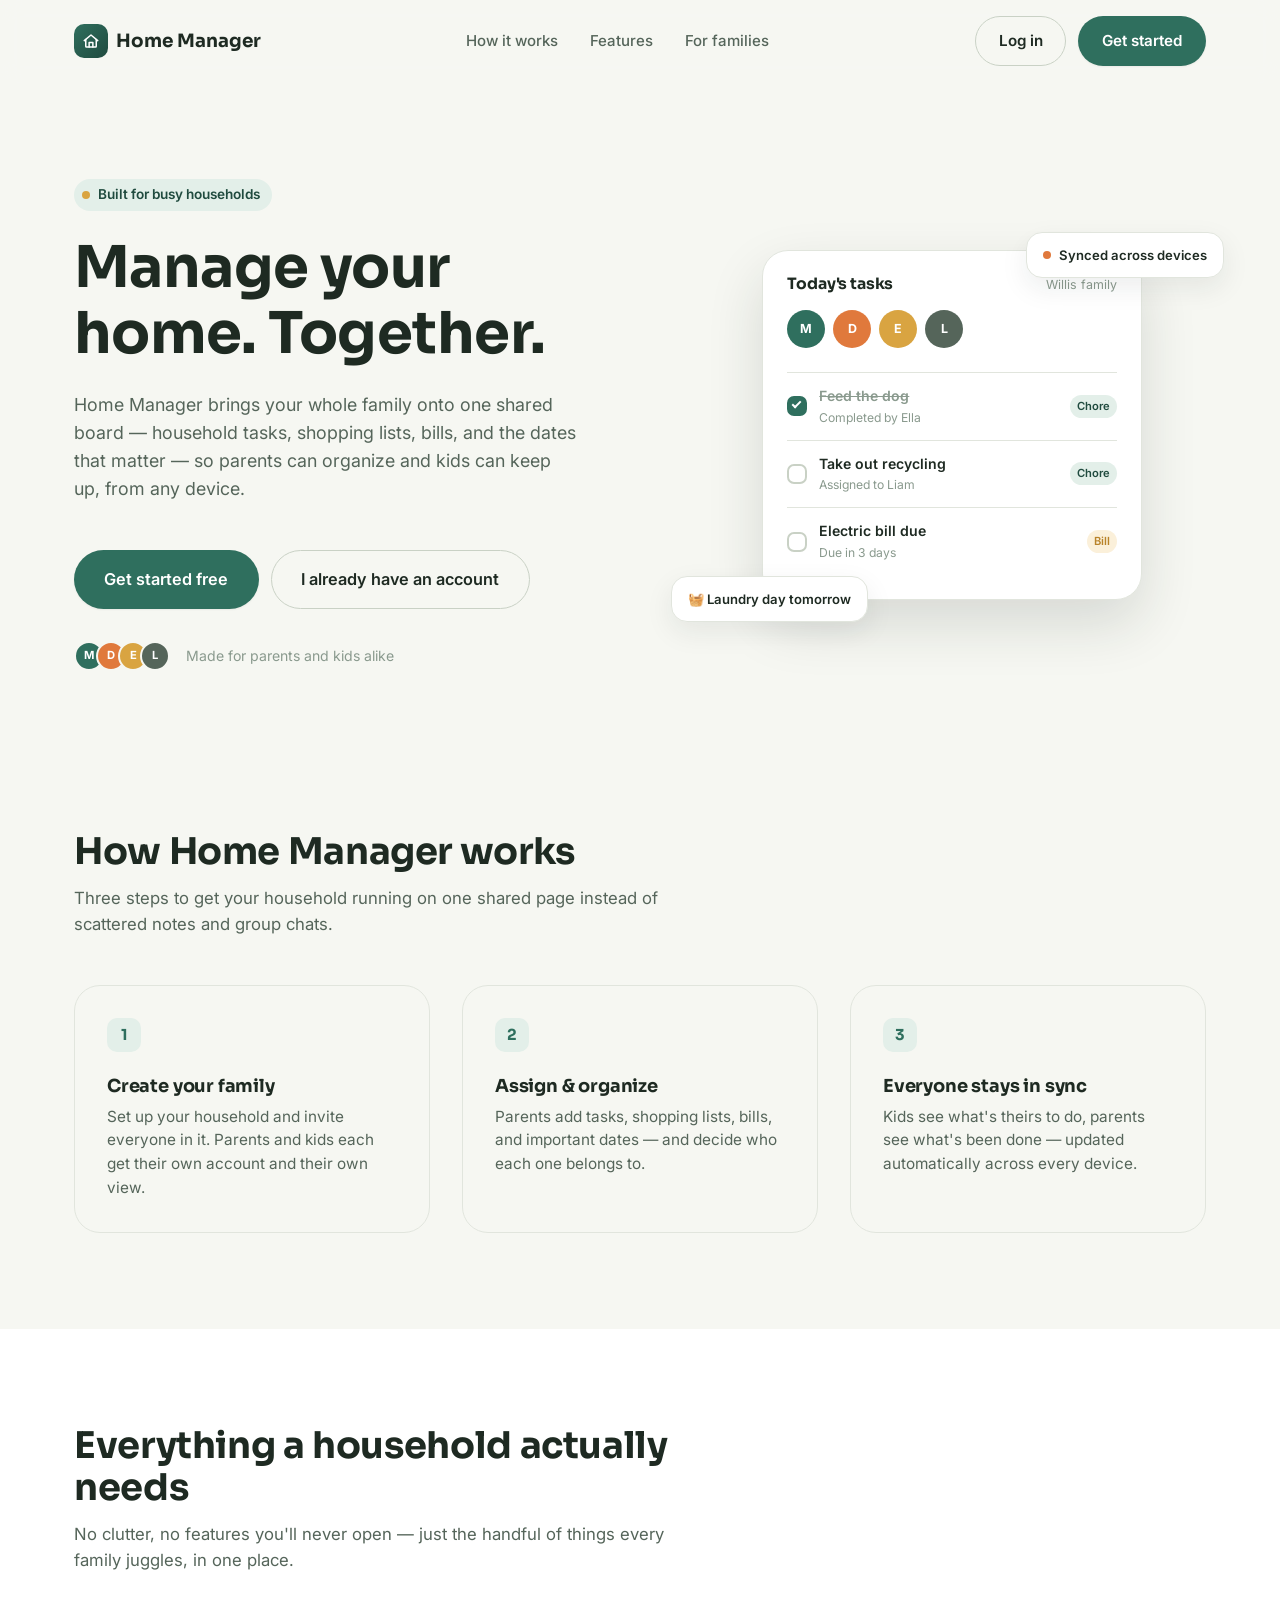
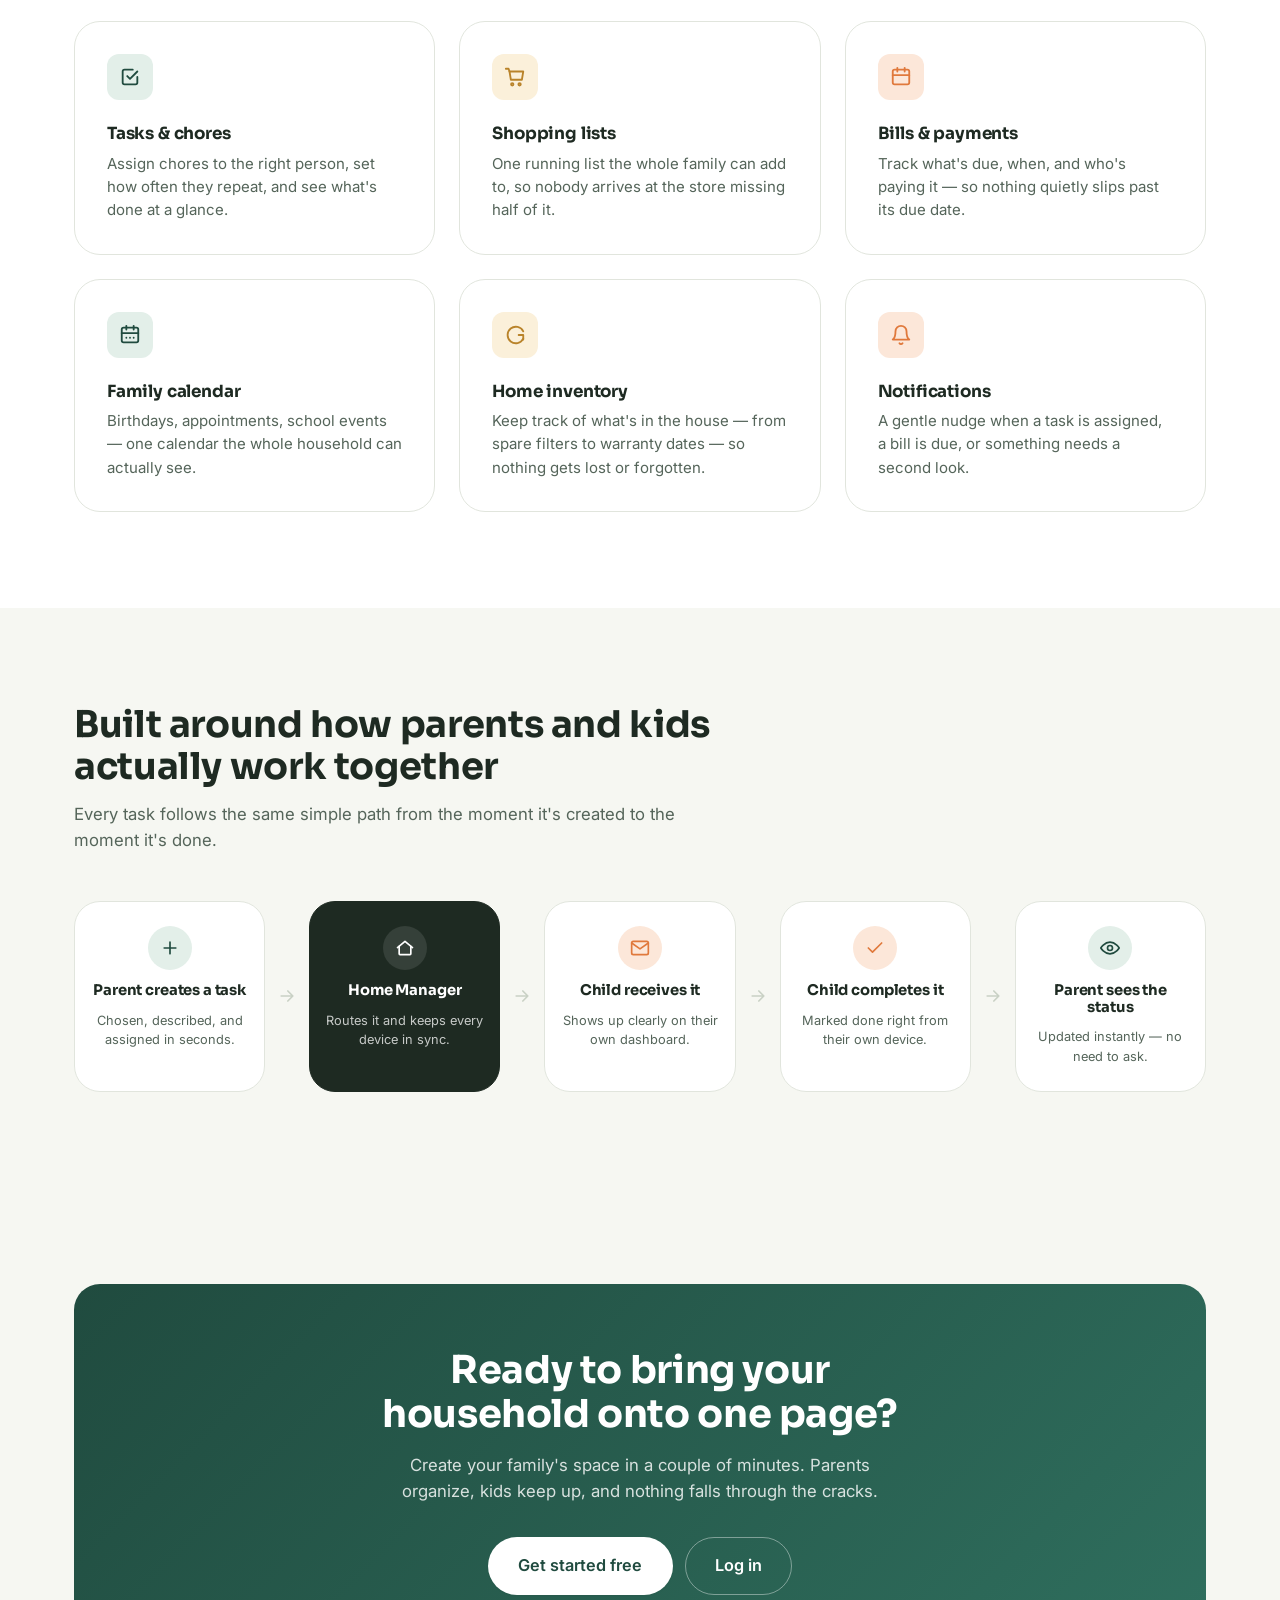
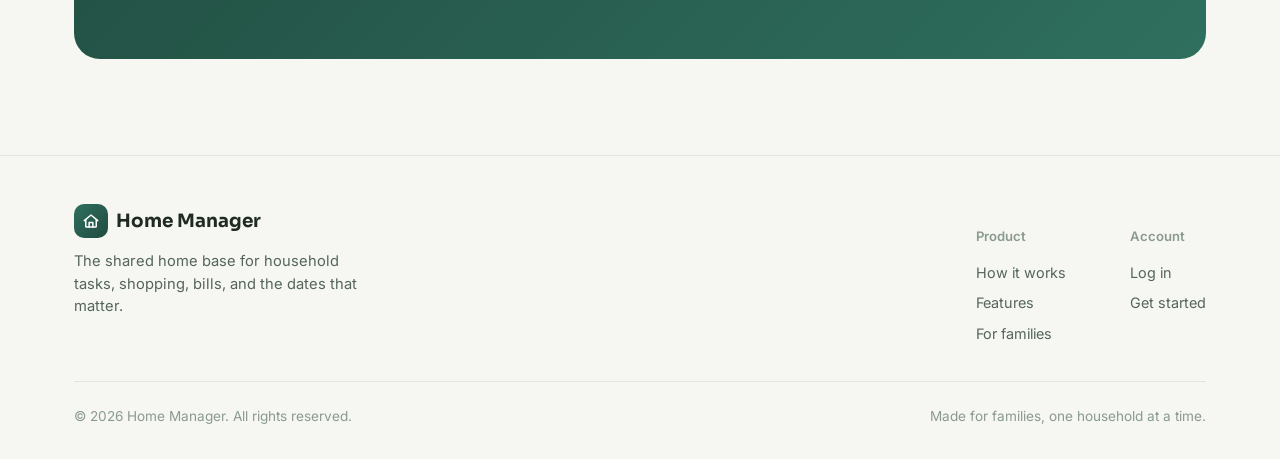
<file: index.html>
<!DOCTYPE html>
<html lang="en">
<head>
  <meta charset="UTF-8" />
  <meta name="viewport" content="width=device-width, initial-scale=1.0" />
  <title>Home Manager — Manage your home. Together.</title>
  <meta name="description" content="Home Manager helps families organize household tasks, shopping, bills and important dates in one shared place for parents and kids." />
  <link rel="stylesheet" href="style.css" />
</head>
<body>

  <!-- ================= HEADER / NAV ================= -->
  <header class="site-header">
    <div class="container navbar">
      <a href="index.html" class="brand">
        <span class="brand-mark">
          <svg viewBox="0 0 24 24" fill="none" stroke="#fff" stroke-width="2" stroke-linecap="round" stroke-linejoin="round">
            <path d="M3 11.5 12 4l9 7.5" />
            <path d="M5 10v9a1 1 0 0 0 1 1h12a1 1 0 0 0 1-1v-9" />
            <path d="M9.5 20v-6h5v6" />
          </svg>
        </span>
        Home Manager
      </a>

      <nav class="nav-links" aria-label="Primary">
        <a href="#how-it-works">How it works</a>
        <a href="#features">Features</a>
        <a href="#workflow">For families</a>
      </nav>

      <div class="nav-actions">
        <a href="login.html" class="btn btn-secondary">Log in</a>
        <a href="register.html" class="btn btn-primary">Get started</a>
      </div>

      <button class="nav-toggle" data-nav-toggle aria-label="Open menu" aria-expanded="false">
        <span></span><span></span><span></span>
      </button>
    </div>

    <div class="container mobile-panel" data-mobile-panel>
      <a href="#how-it-works">How it works</a>
      <a href="#features">Features</a>
      <a href="#workflow">For families</a>
      <div class="nav-actions">
        <a href="login.html" class="btn btn-secondary">Log in</a>
        <a href="register.html" class="btn btn-primary">Get started</a>
      </div>
    </div>
  </header>

  <main>
    <!-- ================= HERO ================= -->
    <section class="hero">
      <div class="container hero-grid">
        <div class="hero-copy">
          <span class="eyebrow-tag reveal-up"><span class="dot"></span> Built for busy households</span>
          <h1 class="hero-heading reveal-up" style="animation-delay: 0.05s;">Manage your home. Together.</h1>
          <p class="hero-text reveal-up" style="animation-delay: 0.1s;">
            Home Manager brings your whole family onto one shared board — household tasks, shopping lists, bills, and the dates that matter — so parents can organize and kids can keep up, from any device.
          </p>
          <div class="hero-cta reveal-up" style="animation-delay: 0.15s;">
            <a href="register.html" class="btn btn-primary btn-lg">Get started free</a>
            <a href="login.html" class="btn btn-secondary btn-lg">I already have an account</a>
          </div>
          <div class="hero-meta reveal-up" style="animation-delay: 0.2s;">
            <div class="avatar-stack" aria-hidden="true">
              <span class="avatar" style="background:#2F6F5E;">M</span>
              <span class="avatar" style="background:#E0793C;">D</span>
              <span class="avatar" style="background:#D9A441;">E</span>
              <span class="avatar" style="background:#55655A;">L</span>
            </div>
            <span>Made for parents and kids alike</span>
          </div>
        </div>

        <div class="hero-visual reveal-up" style="animation-delay: 0.2s;">
          <div class="preview-card">
            <div class="preview-card-head">
              <h3>Today's tasks</h3>
              <span>Willis family</span>
            </div>
            <div class="preview-family-row" aria-hidden="true">
              <span class="family-pill" style="background:#2F6F5E;">M</span>
              <span class="family-pill" style="background:#E0793C;">D</span>
              <span class="family-pill" style="background:#D9A441;">E</span>
              <span class="family-pill" style="background:#55655A;">L</span>
            </div>

            <div class="preview-task">
              <span class="task-check done"></span>
              <div class="task-copy">
                <p class="task-title strike">Feed the dog</p>
                <p class="task-sub">Completed by Ella</p>
              </div>
              <span class="task-tag chore">Chore</span>
            </div>
            <div class="preview-task">
              <span class="task-check"></span>
              <div class="task-copy">
                <p class="task-title">Take out recycling</p>
                <p class="task-sub">Assigned to Liam</p>
              </div>
              <span class="task-tag chore">Chore</span>
            </div>
            <div class="preview-task">
              <span class="task-check"></span>
              <div class="task-copy">
                <p class="task-title">Electric bill due</p>
                <p class="task-sub">Due in 3 days</p>
              </div>
              <span class="task-tag bill">Bill</span>
            </div>
          </div>

          <div class="floating-chip chip-1" aria-hidden="true">
            <span class="chip-dot"></span> Synced across devices
          </div>
          <div class="floating-chip chip-2" aria-hidden="true">
            🧺 Laundry day tomorrow
          </div>
        </div>
      </div>
    </section>

    <!-- ================= HOW IT WORKS ================= -->
    <section id="how-it-works" class="section">
      <div class="container">
        <div class="section-head will-reveal">
          <h2>How Home Manager works</h2>
          <p>Three steps to get your household running on one shared page instead of scattered notes and group chats.</p>
        </div>

        <div class="steps-grid">
          <div class="step-card will-reveal">
            <span class="step-index">1</span>
            <h3>Create your family</h3>
            <p>Set up your household and invite everyone in it. Parents and kids each get their own account and their own view.</p>
          </div>
          <div class="step-card will-reveal">
            <span class="step-index">2</span>
            <h3>Assign & organize</h3>
            <p>Parents add tasks, shopping lists, bills, and important dates — and decide who each one belongs to.</p>
          </div>
          <div class="step-card will-reveal">
            <span class="step-index">3</span>
            <h3>Everyone stays in sync</h3>
            <p>Kids see what's theirs to do, parents see what's been done — updated automatically across every device.</p>
          </div>
        </div>
      </div>
    </section>

    <!-- ================= FEATURES ================= -->
    <section id="features" class="section section-alt">
      <div class="container">
        <div class="section-head will-reveal">
          <h2>Everything a household actually needs</h2>
          <p>No clutter, no features you'll never open — just the handful of things every family juggles, in one place.</p>
        </div>

        <div class="features-grid">
          <article class="feature-card will-reveal">
            <span class="feature-icon" style="background: var(--color-primary-light);">
              <svg viewBox="0 0 24 24" fill="none" stroke="#204B3F" stroke-width="2" stroke-linecap="round" stroke-linejoin="round"><path d="M9 11l3 3 8-8"/><path d="M20 12v6a2 2 0 0 1-2 2H6a2 2 0 0 1-2-2V6a2 2 0 0 1 2-2h9"/></svg>
            </span>
            <h3>Tasks & chores</h3>
            <p>Assign chores to the right person, set how often they repeat, and see what's done at a glance.</p>
          </article>

          <article class="feature-card will-reveal">
            <span class="feature-icon" style="background: var(--color-accent-light);">
              <svg viewBox="0 0 24 24" fill="none" stroke="#B9832A" stroke-width="2" stroke-linecap="round" stroke-linejoin="round"><path d="M6 6h15l-1.5 9h-12z"/><path d="M6 6 5 3H2"/><circle cx="9" cy="20" r="1.3"/><circle cx="17" cy="20" r="1.3"/></svg>
            </span>
            <h3>Shopping lists</h3>
            <p>One running list the whole family can add to, so nobody arrives at the store missing half of it.</p>
          </article>

          <article class="feature-card will-reveal">
            <span class="feature-icon" style="background: var(--color-child-light);">
              <svg viewBox="0 0 24 24" fill="none" stroke="#E0793C" stroke-width="2" stroke-linecap="round" stroke-linejoin="round"><rect x="3" y="4" width="18" height="16" rx="2"/><path d="M3 10h18"/><path d="M8 2v4M16 2v4"/></svg>
            </span>
            <h3>Bills & payments</h3>
            <p>Track what's due, when, and who's paying it — so nothing quietly slips past its due date.</p>
          </article>

          <article class="feature-card will-reveal">
            <span class="feature-icon" style="background: var(--color-primary-light);">
              <svg viewBox="0 0 24 24" fill="none" stroke="#204B3F" stroke-width="2" stroke-linecap="round" stroke-linejoin="round"><rect x="3" y="4" width="18" height="16" rx="2"/><path d="M3 10h18"/><path d="M8 2v4M16 2v4"/><path d="M8 15h.01M12 15h.01M16 15h.01"/></svg>
            </span>
            <h3>Family calendar</h3>
            <p>Birthdays, appointments, school events — one calendar the whole household can actually see.</p>
          </article>

          <article class="feature-card will-reveal">
            <span class="feature-icon" style="background: var(--color-accent-light);">
              <svg viewBox="0 0 24 24" fill="none" stroke="#B9832A" stroke-width="2" stroke-linecap="round" stroke-linejoin="round"><path d="M21 8a9 9 0 1 0 0 8"/><path d="M16 12h5v5"/></svg>
            </span>
            <h3>Home inventory</h3>
            <p>Keep track of what's in the house — from spare filters to warranty dates — so nothing gets lost or forgotten.</p>
          </article>

          <article class="feature-card will-reveal">
            <span class="feature-icon" style="background: var(--color-child-light);">
              <svg viewBox="0 0 24 24" fill="none" stroke="#E0793C" stroke-width="2" stroke-linecap="round" stroke-linejoin="round"><path d="M18 8a6 6 0 1 0-12 0c0 7-3 9-3 9h18s-3-2-3-9"/><path d="M13.7 21a2 2 0 0 1-3.4 0"/></svg>
            </span>
            <h3>Notifications</h3>
            <p>A gentle nudge when a task is assigned, a bill is due, or something needs a second look.</p>
          </article>
        </div>
      </div>
    </section>

    <!-- ================= PARENT + CHILD WORKFLOW ================= -->
    <section id="workflow" class="section">
      <div class="container">
        <div class="section-head will-reveal">
          <h2>Built around how parents and kids actually work together</h2>
          <p>Every task follows the same simple path from the moment it's created to the moment it's done.</p>
        </div>

        <div class="workflow will-reveal">
          <div class="workflow-node role-parent">
            <span class="workflow-icon">
              <svg viewBox="0 0 24 24" fill="none" stroke-width="2" stroke-linecap="round" stroke-linejoin="round"><path d="M12 5v14M5 12h14"/></svg>
            </span>
            <h4>Parent creates a task</h4>
            <p>Chosen, described, and assigned in seconds.</p>
          </div>

          <span class="workflow-arrow" aria-hidden="true">
            <svg viewBox="0 0 24 24" fill="none" stroke="currentColor" stroke-width="2" stroke-linecap="round" stroke-linejoin="round"><path d="M5 12h14M13 6l6 6-6 6"/></svg>
          </span>

          <div class="workflow-node is-system">
            <span class="workflow-icon">
              <svg viewBox="0 0 24 24" fill="none" stroke-width="2" stroke-linecap="round" stroke-linejoin="round"><path d="M3 11.5 12 4l9 7.5"/><path d="M5 10v9a1 1 0 0 0 1 1h12a1 1 0 0 0 1-1v-9"/></svg>
            </span>
            <h4>Home Manager</h4>
            <p>Routes it and keeps every device in sync.</p>
          </div>

          <span class="workflow-arrow" aria-hidden="true">
            <svg viewBox="0 0 24 24" fill="none" stroke="currentColor" stroke-width="2" stroke-linecap="round" stroke-linejoin="round"><path d="M5 12h14M13 6l6 6-6 6"/></svg>
          </span>

          <div class="workflow-node role-child">
            <span class="workflow-icon">
              <svg viewBox="0 0 24 24" fill="none" stroke-width="2" stroke-linecap="round" stroke-linejoin="round"><path d="M22 6 12 13 2 6"/><rect x="2" y="4" width="20" height="16" rx="2"/></svg>
            </span>
            <h4>Child receives it</h4>
            <p>Shows up clearly on their own dashboard.</p>
          </div>

          <span class="workflow-arrow" aria-hidden="true">
            <svg viewBox="0 0 24 24" fill="none" stroke="currentColor" stroke-width="2" stroke-linecap="round" stroke-linejoin="round"><path d="M5 12h14M13 6l6 6-6 6"/></svg>
          </span>

          <div class="workflow-node role-child">
            <span class="workflow-icon">
              <svg viewBox="0 0 24 24" fill="none" stroke-width="2" stroke-linecap="round" stroke-linejoin="round"><path d="M20 6 9 17l-5-5"/></svg>
            </span>
            <h4>Child completes it</h4>
            <p>Marked done right from their own device.</p>
          </div>

          <span class="workflow-arrow" aria-hidden="true">
            <svg viewBox="0 0 24 24" fill="none" stroke="currentColor" stroke-width="2" stroke-linecap="round" stroke-linejoin="round"><path d="M5 12h14M13 6l6 6-6 6"/></svg>
          </span>

          <div class="workflow-node role-parent">
            <span class="workflow-icon">
              <svg viewBox="0 0 24 24" fill="none" stroke-width="2" stroke-linecap="round" stroke-linejoin="round"><path d="M1 12s4-7 11-7 11 7 11 7-4 7-11 7-11-7-11-7z"/><circle cx="12" cy="12" r="3"/></svg>
            </span>
            <h4>Parent sees the status</h4>
            <p>Updated instantly — no need to ask.</p>
          </div>
        </div>
      </div>
    </section>

    <!-- ================= FINAL CTA ================= -->
    <section class="section">
      <div class="container">
        <div class="final-cta will-reveal">
          <h2>Ready to bring your household onto one page?</h2>
          <p>Create your family's space in a couple of minutes. Parents organize, kids keep up, and nothing falls through the cracks.</p>
          <div class="hero-cta">
            <a href="register.html" class="btn btn-primary btn-lg" style="background:#fff;color:var(--color-primary-dark);">Get started free</a>
            <a href="login.html" class="btn btn-secondary btn-lg">Log in</a>
          </div>
        </div>
      </div>
    </section>
  </main>

  <!-- ================= FOOTER ================= -->
  <footer class="site-footer">
    <div class="container">
      <div class="footer-top">
        <div class="footer-brand">
          <a href="index.html" class="brand">
            <span class="brand-mark">
              <svg viewBox="0 0 24 24" fill="none" stroke="#fff" stroke-width="2" stroke-linecap="round" stroke-linejoin="round">
                <path d="M3 11.5 12 4l9 7.5" />
                <path d="M5 10v9a1 1 0 0 0 1 1h12a1 1 0 0 0 1-1v-9" />
                <path d="M9.5 20v-6h5v6" />
              </svg>
            </span>
            Home Manager
          </a>
          <p>The shared home base for household tasks, shopping, bills, and the dates that matter.</p>
        </div>

        <div class="footer-links">
          <div class="footer-col">
            <h5>Product</h5>
            <a href="#how-it-works">How it works</a>
            <a href="#features">Features</a>
            <a href="#workflow">For families</a>
          </div>
          <div class="footer-col">
            <h5>Account</h5>
            <a href="login.html">Log in</a>
            <a href="register.html">Get started</a>
          </div>
        </div>
      </div>

      <div class="footer-bottom">
        <span>© 2026 Home Manager. All rights reserved.</span>
        <span>Made for families, one household at a time.</span>
      </div>
    </div>
  </footer>

  <script src="main.js"></script>
</body>
</html>
</file>
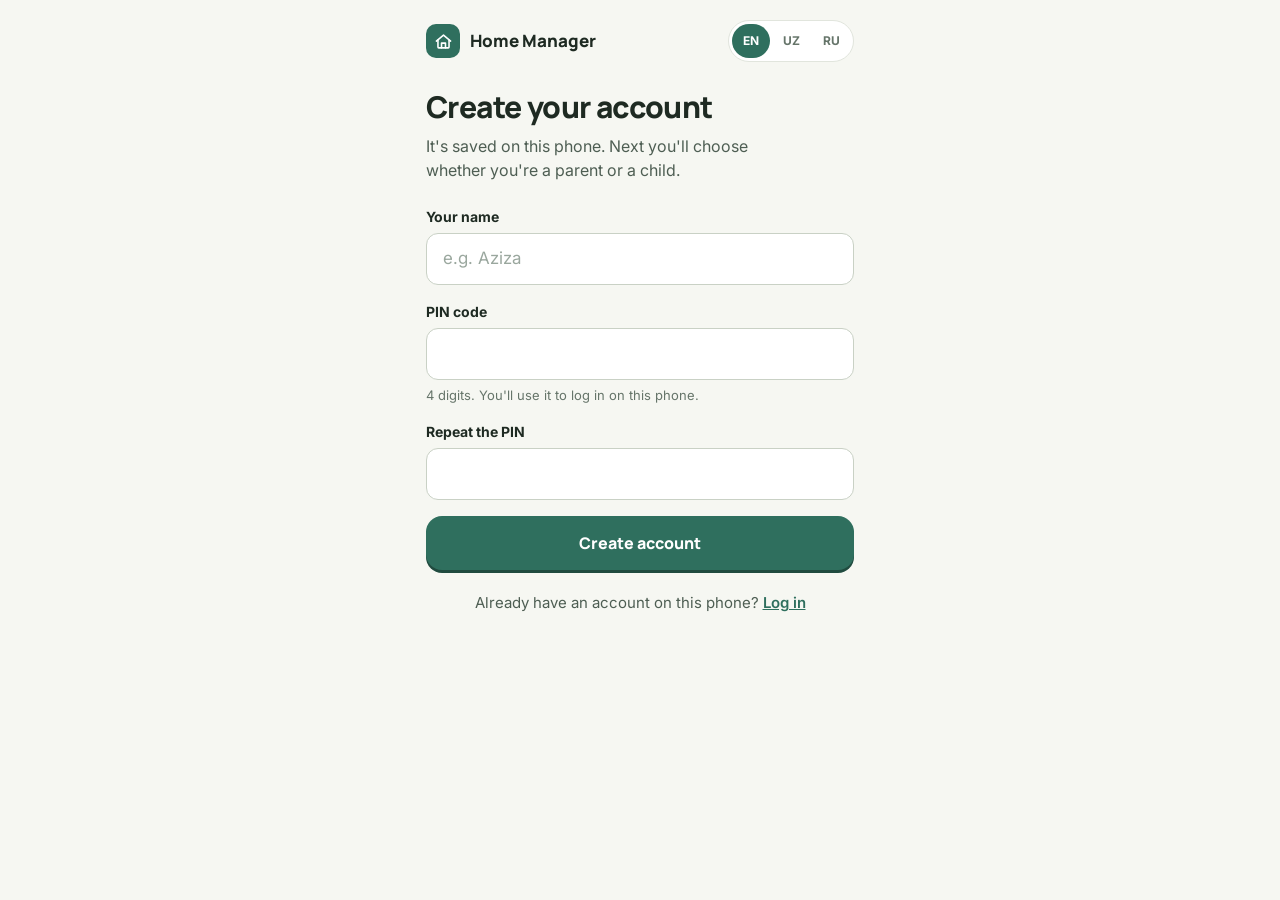
<file: app.html>
<!DOCTYPE html>
<html lang="en">

<head>
  <meta charset="UTF-8" />
  <meta name="viewport" content="width=device-width, initial-scale=1, viewport-fit=cover" />
  <meta name="theme-color" content="#2F6F5E" />
  <title>Home Manager</title>
  <link rel="manifest" href="manifest.webmanifest" />
  <link rel="icon" href="icon.svg" />
  <link rel="apple-touch-icon" href="apple-touch-icon.png" />
  <style>
    /* Only visible for a moment while the app decides which screen to open. */
    body {
      margin: 0;
      min-height: 100vh;
      display: grid;
      place-items: center;
      background: #F6F7F2;
    }

    .mark {
      width: 64px;
      height: 64px;
      border-radius: 18px;
      background: #2F6F5E;
      display: grid;
      place-items: center;
    }

    .mark svg {
      width: 34px;
      height: 34px;
    }

    noscript {
      font-family: system-ui, sans-serif;
      color: #1E2A22;
      padding: 24px;
      text-align: center;
    }
  </style>
</head>

<body>
  <!-- Start page of the app (the home-screen icon opens it; invite links point here). -->
  <div class="mark" aria-label="Home Manager">
    <svg viewBox="0 0 24 24" fill="none" stroke="#fff" stroke-width="2" stroke-linecap="round" stroke-linejoin="round">
      <path d="M3 11.5 12 4l9 7.5" />
      <path d="M5 10v9a1 1 0 0 0 1 1h12a1 1 0 0 0 1-1v-9" />
      <path d="M9.5 20v-6h5v6" />
    </svg>
  </div>
  <noscript>Home Manager needs JavaScript. · Ilova uchun JavaScript kerak. · Для приложения нужен JavaScript.</noscript>

  <script src="core.js"></script>
  <script src="store.js"></script>
  <script src="flow.js"></script>
  <script>
    HMFlow.captureJoin();
    HMFlow.go();
  </script>
</body>

</html>
</file>
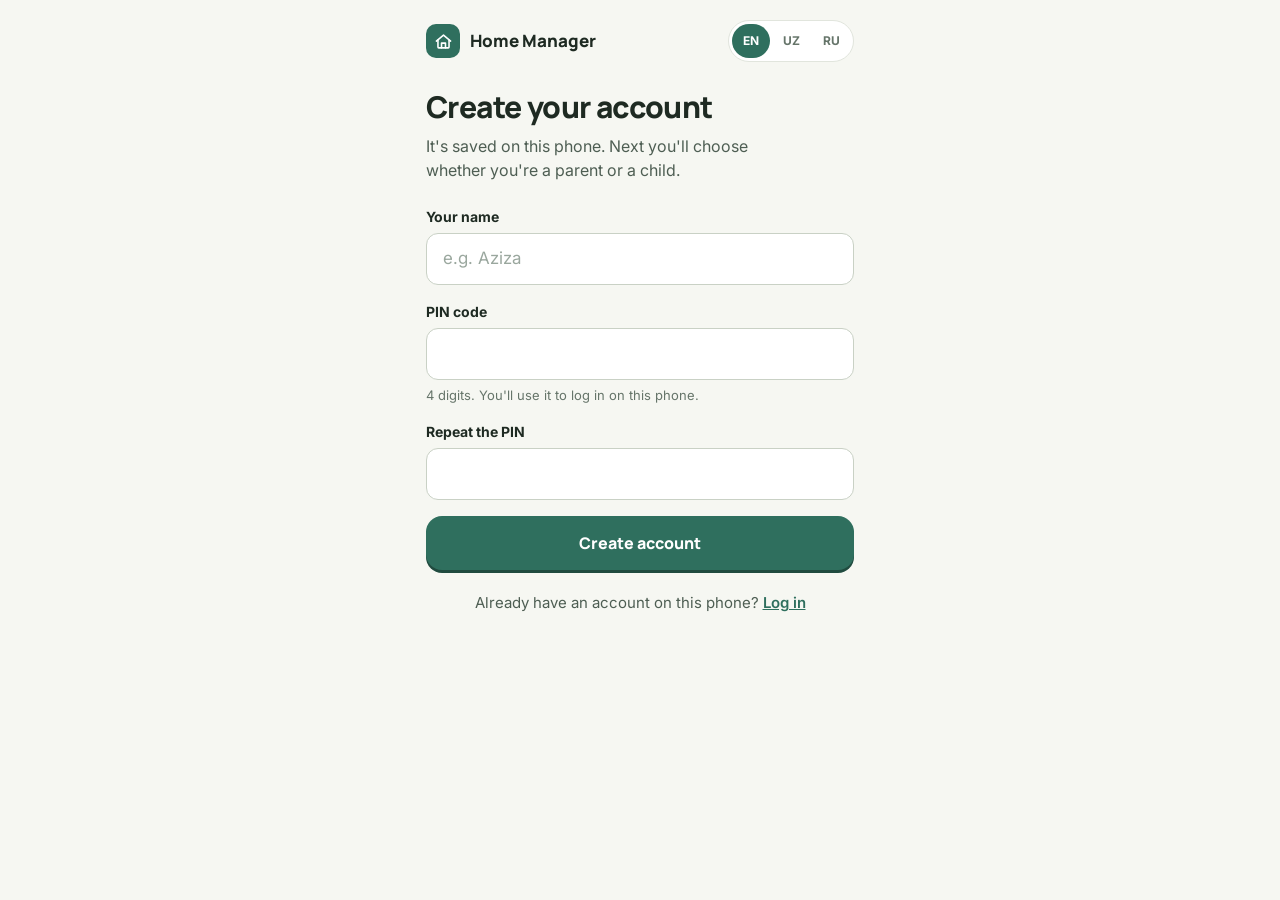
<file: child.html>
<!DOCTYPE html>
<html lang="en">

<head>
  <meta charset="UTF-8" />
  <meta name="viewport" content="width=device-width, initial-scale=1, viewport-fit=cover" />
  <meta name="theme-color" content="#2F6F5E" />
  <title>Home Manager</title>
  <link rel="manifest" href="manifest.webmanifest" />
  <link rel="icon" href=" icon.svg" />
  <link rel="apple-touch-icon" href="apple-touch-icon.png" />
  <link rel="preconnect" href="https://fonts.googleapis.com" />
  <link rel="preconnect" href="https://fonts.gstatic.com" crossorigin />
  <link rel="stylesheet"
    href="https://fonts.googleapis.com/css2?family=Inter:wght@400;500;600;700&family=Manrope:wght@600;700;800&display=swap" />
  <link rel="stylesheet" href="app.css" />
</head>

<body class="is-child">

  <div class="shell">
    <header class="topbar">
      <a href="index.html" class="brand" aria-label="Home Manager" data-i18n-aria="brand">
        <span class="brand-mark">
          <svg viewBox="0 0 24 24" fill="none" stroke="#fff" stroke-width="2" stroke-linecap="round"
            stroke-linejoin="round" aria-hidden="true">
            <path d="M3 11.5 12 4l9 7.5" />
            <path d="M5 10v9a1 1 0 0 0 1 1h12a1 1 0 0 0 1-1v-9" />
            <path d="M9.5 20v-6h5v6" />
          </svg>
        </span>
      </a>
      <div class="topbar-who">
        <!-- .item-body = a column that may shrink, so a long name gets an ellipsis -->
        <div class="item-body">
          <h1 class="topbar-title" data-name></h1>
          <div class="topbar-sub"><span data-conn></span><span data-conn-text></span></div>
        </div>
      </div>
      <div data-lang-switch></div>
    </header>

    <div class="offline-bar" data-offline-bar hidden data-i18n="conn.offline"></div>

    <main>
      <!-- ================= HOME ================= -->
      <section class="screen" data-screen="home">
        <button type="button" class="sound-banner" data-sound-banner hidden>
          <span data-icon="volume"></span><span data-i18n="snd.enable"></span>
        </button>

        <!-- child.js puts the instruction cards (or a "nothing new" block) here -->

        <div data-keys-block>
          <div class="sec-head">
            <h2 class="sec-title" data-i18n="c.toParents"></h2>
          </div>
          <div class="keys keys-sm" data-keys></div>
        </div>
      </section>

      <!-- ================= HISTORY ================= -->
      <section class="screen" data-screen="history" hidden>
        <div class="feed" data-history></div>
      </section>

      <!-- ================= ME ================= -->
      <section class="screen" data-screen="me" hidden>
        <div class="rows">
          <div class="member" data-me-card></div>
        </div>

        <div>
          <div class="sec-head">
            <h2 class="sec-title" data-i18n="set.family"></h2>
            <span class="row-value" data-family-name hidden></span>
          </div>
          <div class="invite">
            <p class="hint" data-i18n="set.code"></p>
            <div class="code-box" data-code></div>
            <div class="invite-actions">
              <button type="button" class="btn btn-outline" data-share><span data-icon="share"></span><span
                  data-i18n="fam.share"></span></button>
              <button type="button" class="btn btn-outline" data-copy><span data-icon="copy"></span><span
                  data-i18n="fam.copy"></span></button>
            </div>
          </div>
        </div>

        <div>
          <div class="sec-head">
            <h2 class="sec-title" data-i18n="set.members"></h2>
          </div>
          <div class="rows" data-members></div>
        </div>

        <div class="rows">
          <div class="row">
            <span class="row-label" data-i18n="set.language"></span>
            <div data-lang-switch></div>
          </div>
          <div class="row">
            <span class="row-label" data-i18n="set.connection"></span>
            <span class="topbar-sub"><span data-conn></span><span data-conn-text></span></span>
          </div>
          <div class="row">
            <span class="row-label" data-i18n="set.notifications"></span>
            <div data-notif></div>
          </div>
          <div class="row">
            <span class="row-label" data-i18n="set.sound"></span>
            <button type="button" class="btn btn-sm btn-outline" data-test-sound data-i18n="set.testSound"></button>
          </div>
        </div>

        <p class="notice"><span data-icon="home"></span><span data-i18n="set.install"></span></p>

        <div class="foot-actions">
          <button type="button" class="btn btn-outline btn-block" data-logout><span data-icon="logout"></span><span
              data-i18n="set.logout"></span></button>
          <button type="button" class="btn btn-danger-quiet btn-block" data-leave data-i18n="set.leave"></button>
        </div>
      </section>
    </main>
  </div>

  <nav class="tabbar">
    <div class="tabbar-inner">
      <button type="button" class="tab" data-tab="home">
        <span data-icon="home"></span>
        <span data-i18n="tab.home"></span>
        <span class="tab-badge" data-badge hidden></span>
      </button>
      <button type="button" class="tab" data-tab="history">
        <span data-icon="clock"></span>
        <span data-i18n="tab.history"></span>
      </button>
      <button type="button" class="tab" data-tab="me">
        <span data-icon="user"></span>
        <span data-i18n="tab.me"></span>
      </button>
    </div>
  </nav>

  <script src="core.js"></script>
  <script src="store.js"></script>
  <script src="i18n.js"></script>
  <script src="presets.js"></script>
  <script src="ui.js"></script>
  <script src="bus.js"></script>
  <script src="family.js"></script>
  <script src="flow.js"></script>
  <script src="child.js"></script>
</body>

</html>
</file>
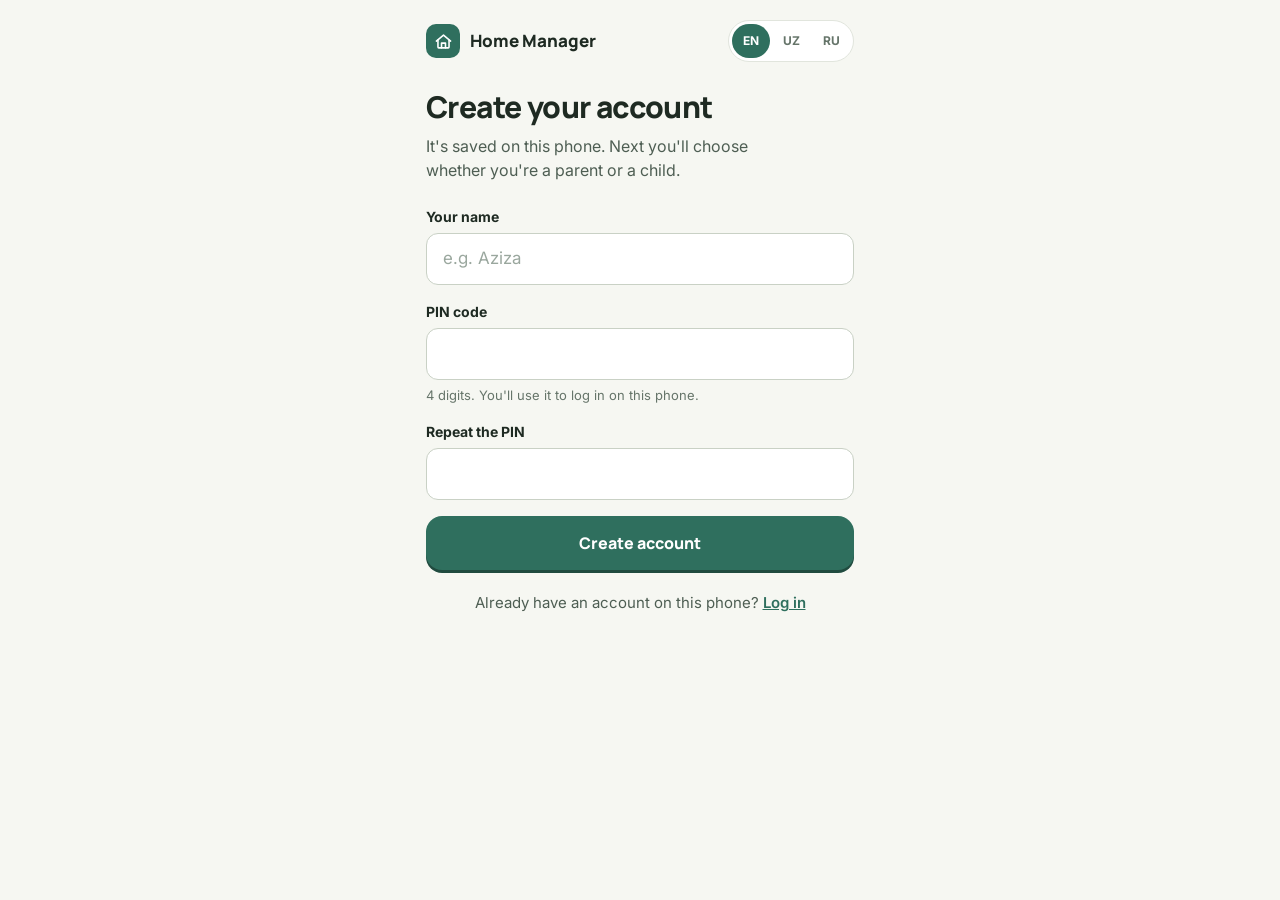
<file: family.html>
<!DOCTYPE html>
<html lang="en">
<head>
  <meta charset="UTF-8" />
  <meta name="viewport" content="width=device-width, initial-scale=1, viewport-fit=cover" />
  <meta name="theme-color" content="#2F6F5E" />
  <title>Home Manager</title>
  <link rel="manifest" href="manifest.webmanifest" />
  <link rel="icon" href="icon.svg" type="image/svg+xml" />
  <link rel="apple-touch-icon" href="apple-touch-icon.png" />
  <link rel="preconnect" href="https://fonts.googleapis.com" />
  <link rel="preconnect" href="https://fonts.gstatic.com" crossorigin />
  <link rel="stylesheet" href="https://fonts.googleapis.com/css2?family=Inter:wght@400;500;600;700&family=Manrope:wght@600;700;800&display=swap" />
  <link rel="stylesheet" href="app.css" />
</head>
<body data-page="family">
  <div class="auth">
    <header class="auth-top">
      <a class="brand" href="index.html">
        <span class="brand-mark"><svg viewBox="0 0 24 24" fill="none" stroke="#fff" stroke-width="2" stroke-linecap="round" stroke-linejoin="round"><path d="M3 11.5 12 4l9 7.5"/><path d="M5 10v9a1 1 0 0 0 1 1h12a1 1 0 0 0 1-1v-9"/><path d="M9.5 20v-6h5v6"/></svg></span>
        <span>Home Manager</span>
      </a>
      <div data-lang-switch></div>
    </header>

    <main class="auth-main">
      <!-- Parent: create a family -->
      <section id="create-panel" hidden>
        <h1 class="title" data-i18n="fam.createTitle">Create your family</h1>
        <p class="lead" data-i18n="fam.createLead"></p>
        <form id="create-form" novalidate>
          <div class="field">
            <label for="family-name" data-i18n="fam.name"></label>
            <input class="input" id="family-name" type="text" maxlength="40" autocomplete="off" data-i18n-ph="fam.namePh" aria-describedby="family-name-err" />
            <p class="err" id="family-name-err" role="alert"></p>
          </div>
          <button class="btn btn-primary btn-block" type="submit" data-i18n="fam.create">Create family</button>
        </form>
        <div class="divider"><span data-i18n="fam.or">or</span></div>
        <button class="btn btn-outline btn-block" type="button" id="show-join" data-i18n="fam.haveCode">I have a family code</button>
      </section>

      <!-- Child (or a second parent): join with the code -->
      <section id="join-panel" hidden>
        <h1 class="title" id="join-title" data-i18n="fam.joinTitle">Join your family</h1>
        <p class="lead" id="join-lead" data-i18n="fam.joinLead"></p>
        <form id="join-form" novalidate>
          <div class="field">
            <label for="code" data-i18n="fam.code"></label>
            <input class="input code" id="code" type="text" maxlength="19" autocomplete="off" autocapitalize="characters" spellcheck="false" placeholder="XXXX-XXXX-XXXX-XXXX" aria-describedby="code-err" />
            <p class="err" id="code-err" role="alert"></p>
          </div>
          <button class="btn btn-primary btn-block" type="submit" data-i18n="fam.join">Join family</button>
        </form>
        <p class="auth-alt"><button class="link-btn" type="button" id="back-to-create" data-i18n="fam.createTitle" hidden>Create your family</button></p>
      </section>

      <!-- Parent, right after creating: invite the children -->
      <section id="invite-panel" hidden>
        <h1 class="title" data-i18n="fam.inviteTitle">Invite your children</h1>
        <p class="lead" data-i18n="fam.inviteLead"></p>
        <div class="invite">
          <div class="code-box" id="invite-code"></div>
          <div class="invite-actions">
            <button class="btn btn-primary" type="button" id="share-link"><span data-icon="share"></span><span data-i18n="fam.share">Send the link</span></button>
            <button class="btn btn-outline" type="button" id="copy-link"><span data-icon="copy"></span><span data-i18n="fam.copy">Copy link</span></button>
          </div>
        </div>
        <p class="hint" style="margin:14px 2px 22px" data-i18n="fam.later"></p>
        <button class="btn btn-outline btn-block" type="button" id="invite-done" data-i18n="fam.continue">Continue</button>
      </section>
    </main>
  </div>

  <script src="core.js"></script>
  <script src="store.js"></script>
  <script src="i18n.js"></script>
  <script src="ui.js"></script>
  <script src="flow.js"></script>
  <script src="auth.js"></script>
</body>
</html>
</file>
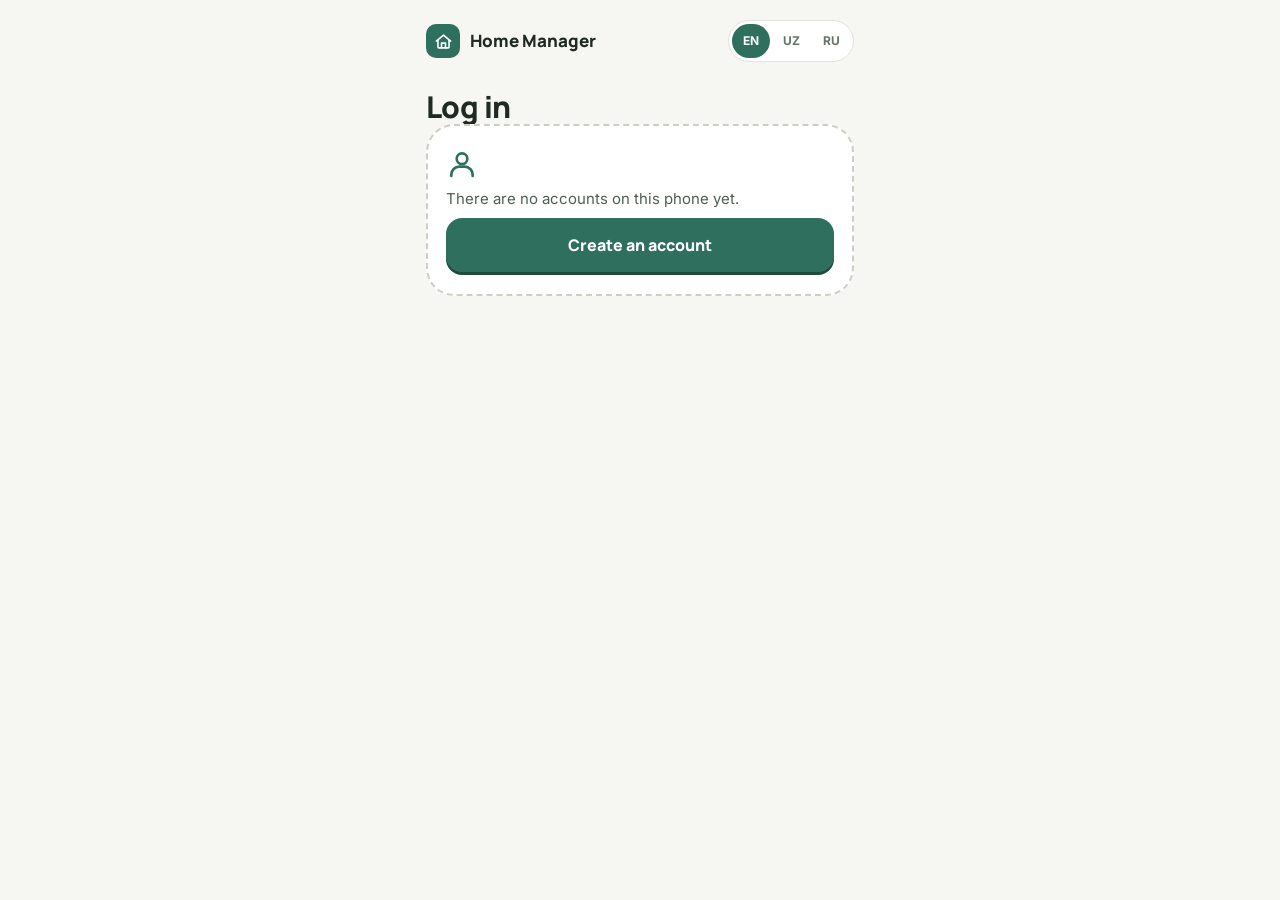
<file: login.html>
<!DOCTYPE html>
<html lang="en">
<head>
  <meta charset="UTF-8" />
  <meta name="viewport" content="width=device-width, initial-scale=1, viewport-fit=cover" />
  <meta name="theme-color" content="#2F6F5E" />
  <title>Home Manager</title>
  <link rel="manifest" href="manifest.webmanifest" />
  <link rel="icon" href="icon.svg" type="image/svg+xml" />
  <link rel="apple-touch-icon" href="apple-touch-icon.png" />
  <link rel="preconnect" href="https://fonts.googleapis.com" />
  <link rel="preconnect" href="https://fonts.gstatic.com" crossorigin />
  <link rel="stylesheet" href="https://fonts.googleapis.com/css2?family=Inter:wght@400;500;600;700&family=Manrope:wght@600;700;800&display=swap" />
  <link rel="stylesheet" href="app.css" />
</head>
<body data-page="login">
  <div class="auth">
    <header class="auth-top">
      <a class="brand" href="index.html">
        <span class="brand-mark"><svg viewBox="0 0 24 24" fill="none" stroke="#fff" stroke-width="2" stroke-linecap="round" stroke-linejoin="round"><path d="M3 11.5 12 4l9 7.5"/><path d="M5 10v9a1 1 0 0 0 1 1h12a1 1 0 0 0 1-1v-9"/><path d="M9.5 20v-6h5v6"/></svg></span>
        <span>Home Manager</span>
      </a>
      <div data-lang-switch></div>
    </header>

    <main class="auth-main">
      <h1 class="title" data-i18n="login.title">Log in</h1>
      <p class="lead" id="login-lead" data-i18n="login.lead"></p>

      <form id="login-form" novalidate>
        <fieldset class="accounts" id="accounts">
          <legend class="sr-only" data-i18n="f.name"></legend>
        </fieldset>

        <div class="field">
          <label for="pin" data-i18n="f.pin"></label>
          <input class="input pin" id="pin" type="password" inputmode="numeric" pattern="[0-9]*" maxlength="4" autocomplete="current-password" />
        </div>

        <p class="form-error" id="login-error" role="alert"></p>
        <button class="btn btn-primary btn-block" type="submit" data-i18n="login.submit">Log in</button>
      </form>

      <div class="quiet" id="login-empty" hidden>
        <span data-icon="user"></span>
        <p data-i18n="login.empty"></p>
        <a class="btn btn-primary btn-block" href="register.html" data-i18n="login.toReg">Create an account</a>
      </div>

      <p class="auth-alt" id="login-alt">
        <span data-i18n="login.new"></span>
        <a href="register.html" data-i18n="login.toReg">Create an account</a>
      </p>
    </main>
  </div>

  <script src="core.js"></script>
  <script src="store.js"></script>
  <script src="i18n.js"></script>
  <script src="ui.js"></script>
  <script src="flow.js"></script>
  <script src="auth.js"></script>
</body>
</html>
</file>
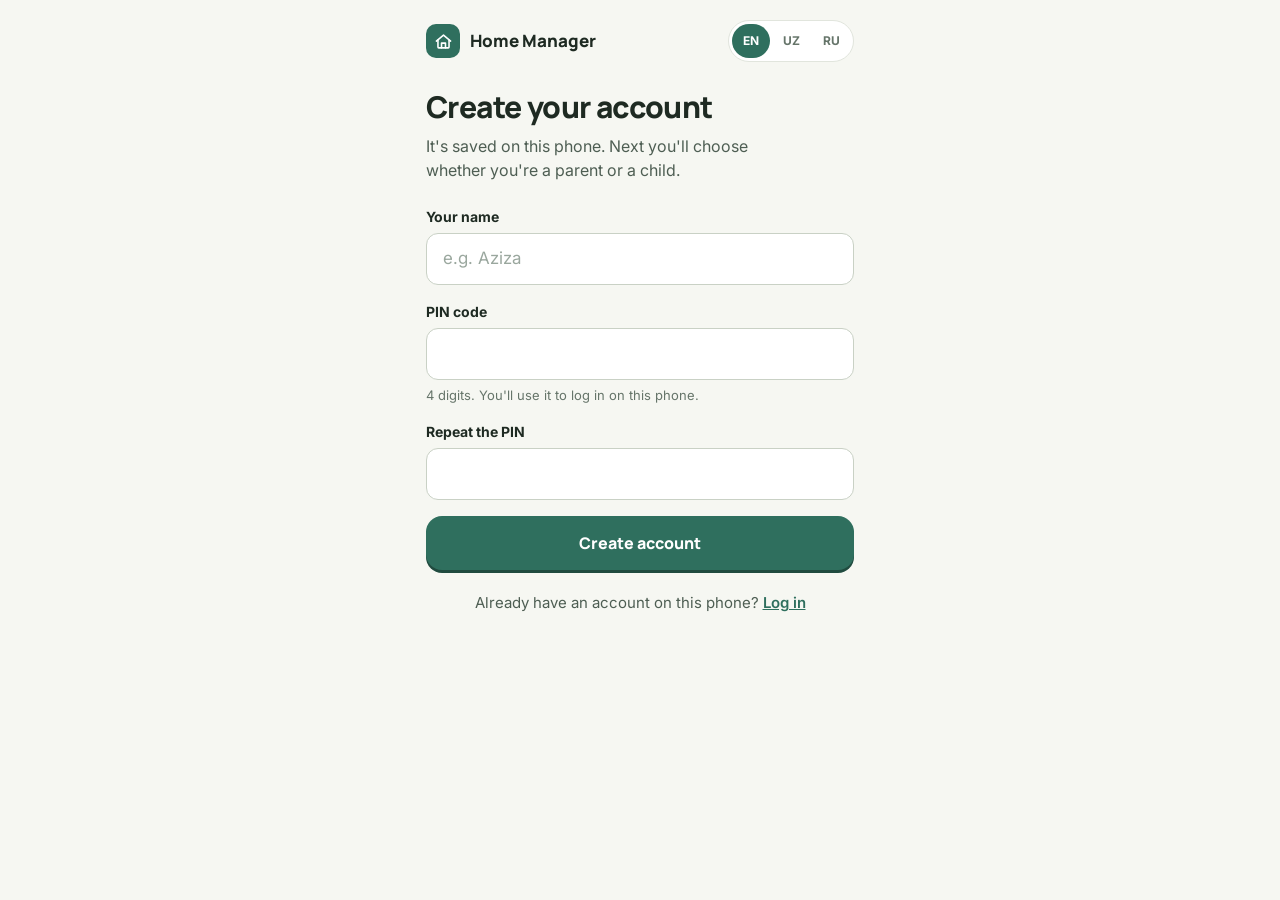
<file: register.html>
<!DOCTYPE html>
<html lang="en">
<head>
  <meta charset="UTF-8" />
  <meta name="viewport" content="width=device-width, initial-scale=1, viewport-fit=cover" />
  <meta name="theme-color" content="#2F6F5E" />
  <title>Home Manager</title>
  <link rel="manifest" href="manifest.webmanifest" />
  <link rel="icon" href="icon.svg" type="image/svg+xml" />
  <link rel="apple-touch-icon" href="apple-touch-icon.png" />
  <link rel="preconnect" href="https://fonts.googleapis.com" />
  <link rel="preconnect" href="https://fonts.gstatic.com" crossorigin />
  <link rel="stylesheet" href="https://fonts.googleapis.com/css2?family=Inter:wght@400;500;600;700&family=Manrope:wght@600;700;800&display=swap" />
  <link rel="stylesheet" href="app.css" />
</head>
<body data-page="register">
  <div class="auth">
    <header class="auth-top">
      <a class="brand" href="index.html">
        <span class="brand-mark"><svg viewBox="0 0 24 24" fill="none" stroke="#fff" stroke-width="2" stroke-linecap="round" stroke-linejoin="round"><path d="M3 11.5 12 4l9 7.5"/><path d="M5 10v9a1 1 0 0 0 1 1h12a1 1 0 0 0 1-1v-9"/><path d="M9.5 20v-6h5v6"/></svg></span>
        <span>Home Manager</span>
      </a>
      <div data-lang-switch></div>
    </header>

    <main class="auth-main">
      <h1 class="title" data-i18n="reg.title">Create your account</h1>
      <p class="lead" data-i18n="reg.lead"></p>

      <div class="notice" id="join-note" hidden>
        <span data-icon="users"></span>
        <span data-i18n="reg.invited"></span>
      </div>

      <form id="register-form" novalidate>
        <div class="field">
          <label for="name" data-i18n="f.name"></label>
          <input class="input" id="name" type="text" maxlength="40" autocomplete="given-name" data-i18n-ph="f.namePh" aria-describedby="name-err" />
          <p class="err" id="name-err" role="alert"></p>
        </div>

        <div class="field">
          <label for="pin" data-i18n="f.pin"></label>
          <input class="input pin" id="pin" type="password" inputmode="numeric" pattern="[0-9]*" maxlength="4" autocomplete="new-password" aria-describedby="pin-hint pin-err" />
          <p class="hint" id="pin-hint" data-i18n="f.pinHint"></p>
          <p class="err" id="pin-err" role="alert"></p>
        </div>

        <div class="field">
          <label for="pin2" data-i18n="f.pin2"></label>
          <input class="input pin" id="pin2" type="password" inputmode="numeric" pattern="[0-9]*" maxlength="4" autocomplete="new-password" aria-describedby="pin2-err" />
          <p class="err" id="pin2-err" role="alert"></p>
        </div>

        <button class="btn btn-primary btn-block" type="submit" data-i18n="reg.submit">Create account</button>
      </form>

      <p class="auth-alt">
        <span data-i18n="reg.haveAccount"></span>
        <a href="login.html" data-i18n="reg.toLogin">Log in</a>
      </p>
    </main>
  </div>

  <script src="core.js"></script>
  <script src="store.js"></script>
  <script src="i18n.js"></script>
  <script src="ui.js"></script>
  <script src="flow.js"></script>
  <script src="auth.js"></script>
</body>
</html>
</file>
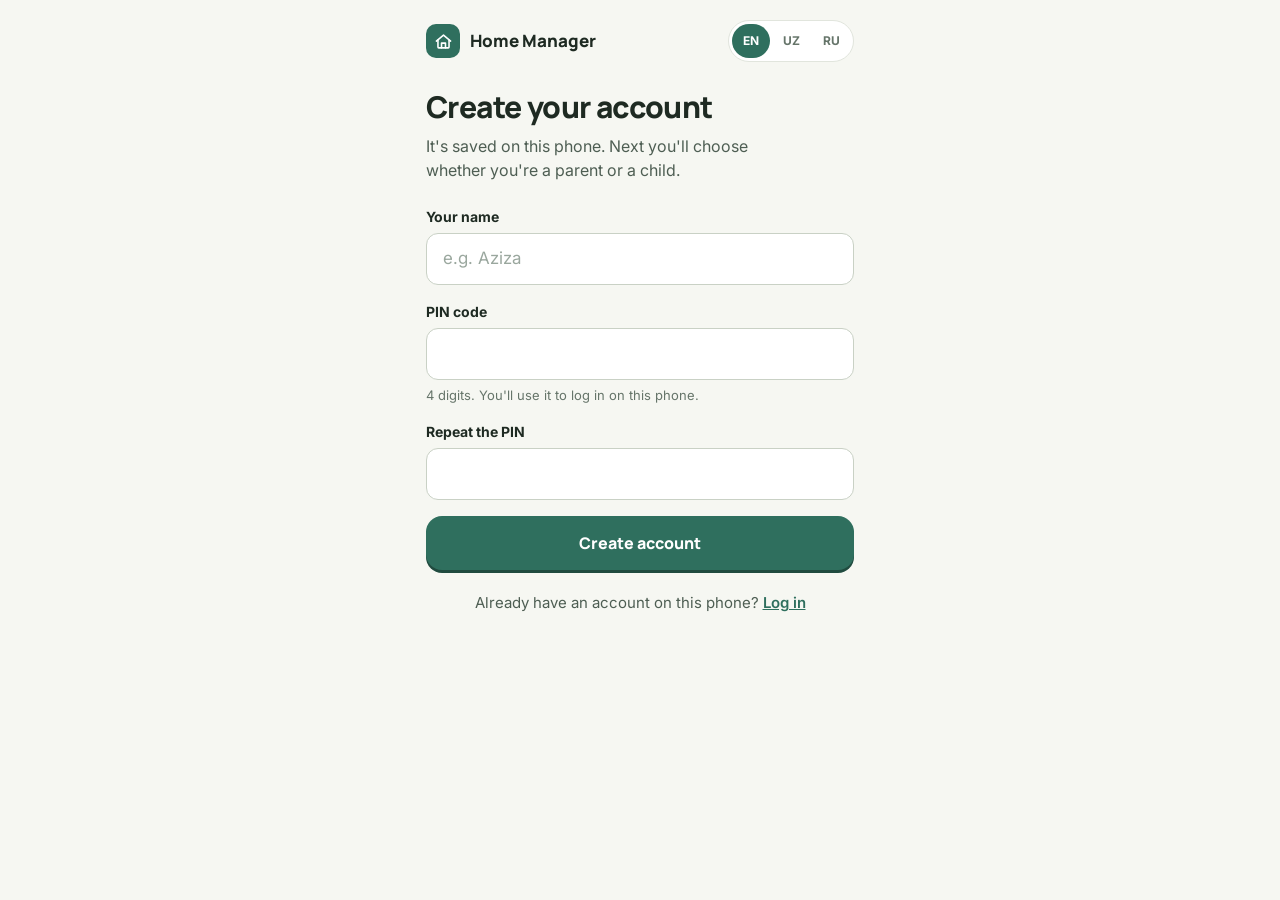
<file: role.html>
<!DOCTYPE html>
<html lang="en">
<head>
  <meta charset="UTF-8" />
  <meta name="viewport" content="width=device-width, initial-scale=1, viewport-fit=cover" />
  <meta name="theme-color" content="#2F6F5E" />
  <title>Home Manager</title>
  <link rel="manifest" href="manifest.webmanifest" />
  <link rel="icon" href="icon.svg" type="image/svg+xml" />
  <link rel="apple-touch-icon" href="apple-touch-icon.png" />
  <link rel="preconnect" href="https://fonts.googleapis.com" />
  <link rel="preconnect" href="https://fonts.gstatic.com" crossorigin />
  <link rel="stylesheet" href="https://fonts.googleapis.com/css2?family=Inter:wght@400;500;600;700&family=Manrope:wght@600;700;800&display=swap" />
  <link rel="stylesheet" href="app.css" />
</head>
<body data-page="role">
  <div class="auth">
    <header class="auth-top">
      <a class="brand" href="index.html">
        <span class="brand-mark"><svg viewBox="0 0 24 24" fill="none" stroke="#fff" stroke-width="2" stroke-linecap="round" stroke-linejoin="round"><path d="M3 11.5 12 4l9 7.5"/><path d="M5 10v9a1 1 0 0 0 1 1h12a1 1 0 0 0 1-1v-9"/><path d="M9.5 20v-6h5v6"/></svg></span>
        <span>Home Manager</span>
      </a>
      <div data-lang-switch></div>
    </header>

    <main class="auth-main">
      <p class="role-hello" id="role-hello"></p>
      <h1 class="title" data-i18n="role.title">Who are you?</h1>
      <p class="lead" data-i18n="role.lead"></p>

      <div class="role-cards">
        <button type="button" class="role-card role-card-parent" data-role="parent">
          <span class="role-icon"><span data-icon="send"></span></span>
          <span>
            <strong class="role-title" data-i18n="role.parentTitle">I'm a parent</strong>
            <span class="role-text" data-i18n="role.parentText"></span>
          </span>
        </button>

        <button type="button" class="role-card role-card-child" data-role="child">
          <span class="role-icon"><span data-icon="bell"></span></span>
          <span>
            <strong class="role-title" data-i18n="role.childTitle">I'm a child</strong>
            <span class="role-text" data-i18n="role.childText"></span>
          </span>
        </button>
      </div>
    </main>
  </div>

  <script src="core.js"></script>
  <script src="store.js"></script>
  <script src="i18n.js"></script>
  <script src="ui.js"></script>
  <script src="flow.js"></script>
  <script src="auth.js"></script>
</body>
</html>
</file>
<file: style.css>
/* =====================================================
   HOME MANAGER — DESIGN SYSTEM
   This file defines the shared design tokens and base
   components used across the entire application.
   Future pages (dashboards, tasks, shopping, bills...)
   MUST reuse these tokens rather than redefine them.
===================================================== */

@import url('https://fonts.googleapis.com/css2?family=Sora:wght@400;500;600;700;800&family=Inter:wght@400;500;600;700&display=swap');

:root {
  /* ---------- Color ---------- */
  --color-bg: #F6F7F2;
  --color-bg-alt: #EFF2EA;
  --color-surface: #FFFFFF;
  --color-surface-alt: #F1F4EE;

  --color-ink: #1E2A22;
  --color-ink-soft: #55655A;
  --color-ink-faint: #8A9A8E;

  --color-primary: #2F6F5E;
  --color-primary-dark: #204B3F;
  --color-primary-light: #E3EFE9;

  --color-accent: #D9A441;
  --color-accent-dark: #B9832A;
  --color-accent-light: #FBF0DA;

  --color-child: #E0793C;
  --color-child-light: #FCE7D9;

  --color-border: #E1E5DD;
  --color-border-strong: #C9D1C5;

  --color-danger: #C1443A;
  --color-danger-light: #FBEAE8;
  --color-success: #2F6F5E;

  /* ---------- Type ---------- */
  --font-display: 'Sora', -apple-system, BlinkMacSystemFont, sans-serif;
  --font-body: 'Inter', -apple-system, BlinkMacSystemFont, sans-serif;

  /* ---------- Radius ---------- */
  --radius-sm: 10px;
  --radius-md: 16px;
  --radius-lg: 26px;
  --radius-pill: 999px;

  /* ---------- Shadow ---------- */
  --shadow-sm: 0 1px 2px rgba(30, 42, 34, 0.06);
  --shadow-md: 0 10px 28px rgba(30, 42, 34, 0.08);
  --shadow-lg: 0 24px 56px rgba(30, 42, 34, 0.14);

  /* ---------- Spacing ---------- */
  --space-1: 4px;
  --space-2: 8px;
  --space-3: 12px;
  --space-4: 16px;
  --space-5: 24px;
  --space-6: 32px;
  --space-7: 48px;
  --space-8: 64px;
  --space-9: 96px;

  /* ---------- Layout ---------- */
  --max-width: 1180px;
  --transition-fast: 0.15s ease;
  --transition: 0.25s cubic-bezier(0.4, 0, 0.2, 1);
}

/* =====================================================
   RESET & BASE
===================================================== */
*, *::before, *::after { box-sizing: border-box; }
html { scroll-behavior: smooth; }

@media (prefers-reduced-motion: reduce) {
  html { scroll-behavior: auto; }
  *, *::before, *::after {
    animation-duration: 0.01ms !important;
    animation-iteration-count: 1 !important;
    transition-duration: 0.01ms !important;
    scroll-behavior: auto !important;
  }
}

body {
  margin: 0;
  font-family: var(--font-body);
  color: var(--color-ink);
  background: var(--color-bg);
  -webkit-font-smoothing: antialiased;
  line-height: 1.55;
}

h1, h2, h3, h4 {
  font-family: var(--font-display);
  color: var(--color-ink);
  margin: 0;
  line-height: 1.15;
  letter-spacing: -0.01em;
}

p { margin: 0; }

a {
  color: inherit;
  text-decoration: none;
}

img { max-width: 100%; display: block; }

ul { margin: 0; padding: 0; list-style: none; }

button { font-family: inherit; }

:focus-visible {
  outline: 2px solid var(--color-primary);
  outline-offset: 3px;
  border-radius: 4px;
}

.container {
  width: 100%;
  max-width: var(--max-width);
  margin: 0 auto;
  padding: 0 var(--space-5);
}

.visually-hidden {
  position: absolute;
  width: 1px; height: 1px;
  overflow: hidden;
  clip: rect(0 0 0 0);
  white-space: nowrap;
}

/* =====================================================
   BUTTONS
===================================================== */
.btn {
  display: inline-flex;
  align-items: center;
  justify-content: center;
  gap: var(--space-2);
  font-family: var(--font-body);
  font-weight: 600;
  font-size: 0.95rem;
  padding: 0.8em 1.5em;
  border-radius: var(--radius-pill);
  border: 1px solid transparent;
  cursor: pointer;
  transition: transform var(--transition-fast), box-shadow var(--transition-fast),
    background var(--transition-fast), border-color var(--transition-fast), color var(--transition-fast);
  white-space: nowrap;
}

.btn-primary {
  background: var(--color-primary);
  color: #fff;
  box-shadow: var(--shadow-sm);
}
.btn-primary:hover {
  background: var(--color-primary-dark);
  transform: translateY(-1px);
  box-shadow: var(--shadow-md);
}
.btn-primary:active { transform: translateY(0); }

.btn-secondary {
  background: transparent;
  color: var(--color-ink);
  border-color: var(--color-border-strong);
}
.btn-secondary:hover {
  border-color: var(--color-ink);
  background: var(--color-surface-alt);
}

.btn-ghost {
  background: transparent;
  color: var(--color-primary-dark);
  padding: 0.8em 1em;
}
.btn-ghost:hover { background: var(--color-primary-light); }

.btn-block { width: 100%; }
.btn-lg { font-size: 1.02rem; padding: 0.95em 1.8em; }

/* =====================================================
   NAVIGATION
===================================================== */
.site-header {
  position: sticky;
  top: 0;
  z-index: 50;
  background: rgba(246, 247, 242, 0.85);
  backdrop-filter: blur(10px);
  border-bottom: 1px solid transparent;
  transition: border-color var(--transition-fast), box-shadow var(--transition-fast);
}
.site-header.is-scrolled {
  border-bottom-color: var(--color-border);
  box-shadow: 0 1px 0 rgba(30,42,34,0.02);
}

.navbar {
  display: flex;
  align-items: center;
  justify-content: space-between;
  padding-top: var(--space-4);
  padding-bottom: var(--space-4);
}

.brand {
  display: flex;
  align-items: center;
  gap: var(--space-2);
  font-family: var(--font-display);
  font-weight: 700;
  font-size: 1.15rem;
  color: var(--color-ink);
}

.brand-mark {
  width: 34px;
  height: 34px;
  border-radius: 10px;
  background: linear-gradient(135deg, var(--color-primary) 0%, var(--color-primary-dark) 100%);
  display: flex;
  align-items: center;
  justify-content: center;
  flex-shrink: 0;
}
.brand-mark svg { width: 18px; height: 18px; }

.nav-links {
  display: flex;
  align-items: center;
  gap: var(--space-6);
}

.nav-links a {
  font-size: 0.94rem;
  font-weight: 500;
  color: var(--color-ink-soft);
  transition: color var(--transition-fast);
  position: relative;
}
.nav-links a:hover { color: var(--color-ink); }

.nav-actions {
  display: flex;
  align-items: center;
  gap: var(--space-3);
}

.nav-toggle {
  display: none;
  flex-direction: column;
  gap: 5px;
  background: none;
  border: none;
  cursor: pointer;
  padding: var(--space-2);
}
.nav-toggle span {
  width: 22px;
  height: 2px;
  background: var(--color-ink);
  border-radius: 2px;
  transition: transform var(--transition-fast), opacity var(--transition-fast);
}
.nav-toggle.is-active span:nth-child(1) { transform: translateY(7px) rotate(45deg); }
.nav-toggle.is-active span:nth-child(2) { opacity: 0; }
.nav-toggle.is-active span:nth-child(3) { transform: translateY(-7px) rotate(-45deg); }

.mobile-panel {
  display: none;
  flex-direction: column;
  gap: var(--space-1);
  padding: var(--space-2) 0 var(--space-5);
}
.mobile-panel a {
  padding: var(--space-3) var(--space-2);
  font-weight: 500;
  color: var(--color-ink-soft);
  border-radius: var(--radius-sm);
}
.mobile-panel a:hover { background: var(--color-surface-alt); color: var(--color-ink); }
.mobile-panel .nav-actions { flex-direction: column; align-items: stretch; margin-top: var(--space-3); }

/* =====================================================
   HERO
===================================================== */
.hero {
  padding: var(--space-9) 0 var(--space-8);
  overflow: hidden;
}

.hero-grid {
  display: grid;
  grid-template-columns: 1.05fr 0.95fr;
  gap: var(--space-8);
  align-items: center;
}

.eyebrow-tag {
  display: inline-flex;
  align-items: center;
  gap: var(--space-2);
  background: var(--color-primary-light);
  color: var(--color-primary-dark);
  font-size: 0.85rem;
  font-weight: 600;
  padding: 0.4em 0.9em 0.4em 0.6em;
  border-radius: var(--radius-pill);
  margin-bottom: var(--space-5);
}
.eyebrow-tag .dot {
  width: 8px; height: 8px;
  border-radius: 50%;
  background: var(--color-accent);
}

.hero-heading {
  font-size: clamp(2.4rem, 4.6vw, 3.6rem);
  font-weight: 700;
  max-width: 12ch;
}

.hero-text {
  margin-top: var(--space-5);
  font-size: 1.12rem;
  color: var(--color-ink-soft);
  max-width: 46ch;
}

.hero-cta {
  display: flex;
  gap: var(--space-3);
  margin-top: var(--space-7);
  flex-wrap: wrap;
}

.hero-meta {
  display: flex;
  align-items: center;
  gap: var(--space-4);
  margin-top: var(--space-6);
  color: var(--color-ink-faint);
  font-size: 0.88rem;
}

.avatar-stack {
  display: flex;
}
.avatar-stack .avatar {
  width: 30px; height: 30px;
  border-radius: 50%;
  border: 2px solid var(--color-bg);
  margin-left: -8px;
  display: flex;
  align-items: center;
  justify-content: center;
  font-size: 0.7rem;
  font-weight: 700;
  color: #fff;
}
.avatar-stack .avatar:first-child { margin-left: 0; }

/* --- Hero visual: hand-built dashboard preview --- */
.hero-visual {
  position: relative;
  display: flex;
  align-items: center;
  justify-content: center;
}

.preview-card {
  background: var(--color-surface);
  border-radius: var(--radius-lg);
  box-shadow: var(--shadow-lg);
  padding: var(--space-5);
  width: 100%;
  max-width: 380px;
  border: 1px solid var(--color-border);
}

.preview-card-head {
  display: flex;
  align-items: center;
  justify-content: space-between;
  margin-bottom: var(--space-4);
}
.preview-card-head h3 {
  font-size: 0.98rem;
  font-weight: 700;
}
.preview-card-head span {
  font-size: 0.78rem;
  color: var(--color-ink-faint);
}

.preview-family-row {
  display: flex;
  gap: var(--space-2);
  margin-bottom: var(--space-5);
}
.family-pill {
  width: 38px; height: 38px;
  border-radius: 50%;
  display: flex; align-items: center; justify-content: center;
  font-size: 0.78rem; font-weight: 700; color: #fff;
}

.preview-task {
  display: flex;
  align-items: center;
  gap: var(--space-3);
  padding: var(--space-3) 0;
  border-top: 1px solid var(--color-border);
}
.preview-task:first-of-type { border-top: none; }

.task-check {
  width: 20px; height: 20px;
  border-radius: 7px;
  border: 2px solid var(--color-border-strong);
  flex-shrink: 0;
  position: relative;
}
.task-check.done {
  background: var(--color-primary);
  border-color: var(--color-primary);
}
.task-check.done::after {
  content: "";
  position: absolute;
  left: 5px; top: 1px;
  width: 5px; height: 9px;
  border: solid #fff;
  border-width: 0 2px 2px 0;
  transform: rotate(45deg);
}

.task-copy { flex: 1; }
.task-copy .task-title {
  font-size: 0.88rem;
  font-weight: 600;
}
.task-copy .task-title.strike { text-decoration: line-through; color: var(--color-ink-faint); }
.task-copy .task-sub {
  font-size: 0.76rem;
  color: var(--color-ink-faint);
  margin-top: 2px;
}

.task-tag {
  font-size: 0.7rem;
  font-weight: 600;
  padding: 0.25em 0.65em;
  border-radius: var(--radius-pill);
  flex-shrink: 0;
}
.task-tag.bill { background: var(--color-accent-light); color: var(--color-accent-dark); }
.task-tag.chore { background: var(--color-primary-light); color: var(--color-primary-dark); }

.floating-chip {
  position: absolute;
  background: var(--color-surface);
  border: 1px solid var(--color-border);
  box-shadow: var(--shadow-md);
  border-radius: var(--radius-md);
  padding: var(--space-3) var(--space-4);
  display: flex;
  align-items: center;
  gap: var(--space-2);
  font-size: 0.82rem;
  font-weight: 600;
}
.chip-1 { top: -18px; right: -18px; }
.chip-2 { bottom: -22px; left: -28px; }
.chip-dot { width: 8px; height: 8px; border-radius: 50%; background: var(--color-child); }

/* =====================================================
   SECTION SCAFFOLDING
===================================================== */
.section { padding: var(--space-9) 0; }
.section-alt { background: var(--color-surface); }

.section-head {
  max-width: 640px;
  margin-bottom: var(--space-7);
}
.section-head h2 {
  font-size: clamp(1.8rem, 3vw, 2.3rem);
  font-weight: 700;
}
.section-head p {
  margin-top: var(--space-3);
  font-size: 1.05rem;
  color: var(--color-ink-soft);
}
.section-head.center { margin-left: auto; margin-right: auto; text-align: center; }

/* =====================================================
   HOW IT WORKS
===================================================== */
.steps-grid {
  display: grid;
  grid-template-columns: repeat(3, 1fr);
  gap: var(--space-6);
}

.step-card {
  background: var(--color-bg);
  border: 1px solid var(--color-border);
  border-radius: var(--radius-lg);
  padding: var(--space-6);
  transition: transform var(--transition), box-shadow var(--transition);
}
.step-card:hover { transform: translateY(-4px); box-shadow: var(--shadow-md); }

.step-index {
  font-family: var(--font-display);
  font-size: 0.95rem;
  font-weight: 700;
  color: var(--color-primary);
  background: var(--color-primary-light);
  width: 34px; height: 34px;
  border-radius: 10px;
  display: flex; align-items: center; justify-content: center;
  margin-bottom: var(--space-5);
}

.step-card h3 {
  font-size: 1.12rem;
  font-weight: 700;
  margin-bottom: var(--space-2);
}
.step-card p {
  color: var(--color-ink-soft);
  font-size: 0.96rem;
}

/* =====================================================
   FEATURES
===================================================== */
.features-grid {
  display: grid;
  grid-template-columns: repeat(3, 1fr);
  gap: var(--space-5);
}

.feature-card {
  background: var(--color-surface);
  border: 1px solid var(--color-border);
  border-radius: var(--radius-lg);
  padding: var(--space-6);
  transition: transform var(--transition), box-shadow var(--transition), border-color var(--transition);
}
.feature-card:hover {
  transform: translateY(-4px);
  box-shadow: var(--shadow-md);
  border-color: var(--color-border-strong);
}

.feature-icon {
  width: 46px; height: 46px;
  border-radius: 12px;
  display: flex; align-items: center; justify-content: center;
  margin-bottom: var(--space-5);
}
.feature-icon svg { width: 22px; height: 22px; }

.feature-card h3 { font-size: 1.05rem; font-weight: 700; margin-bottom: var(--space-2); }
.feature-card p { color: var(--color-ink-soft); font-size: 0.94rem; }

/* =====================================================
   PARENT + CHILD WORKFLOW (this content IS a real sequence)
===================================================== */
.workflow {
  display: flex;
  align-items: stretch;
  justify-content: space-between;
  gap: var(--space-3);
  margin-top: var(--space-3);
}

.workflow-node {
  flex: 1;
  background: var(--color-surface);
  border: 1px solid var(--color-border);
  border-radius: var(--radius-lg);
  padding: var(--space-5) var(--space-4);
  text-align: center;
  display: flex;
  flex-direction: column;
  align-items: center;
  gap: var(--space-3);
}

.workflow-node.is-system {
  background: var(--color-ink);
  border-color: var(--color-ink);
}
.workflow-node.is-system .workflow-icon { background: rgba(255,255,255,0.1); }
.workflow-node.is-system .workflow-icon svg { stroke: #fff; }
.workflow-node.is-system p { color: rgba(255,255,255,0.75); }
.workflow-node.is-system h4 { color: #fff; }

.workflow-icon {
  width: 44px; height: 44px;
  border-radius: 50%;
  background: var(--color-primary-light);
  display: flex; align-items: center; justify-content: center;
}
.workflow-icon svg { width: 20px; height: 20px; stroke: var(--color-primary-dark); }

.workflow-node.role-child .workflow-icon { background: var(--color-child-light); }
.workflow-node.role-child .workflow-icon svg { stroke: var(--color-child); }

.workflow-node h4 { font-size: 0.92rem; font-weight: 700; }
.workflow-node p { font-size: 0.8rem; color: var(--color-ink-soft); }

.workflow-arrow {
  display: flex;
  align-items: center;
  color: var(--color-border-strong);
  flex-shrink: 0;
}
.workflow-arrow svg { width: 20px; height: 20px; }

/* =====================================================
   FINAL CTA
===================================================== */
.final-cta {
  background: linear-gradient(135deg, var(--color-primary-dark) 0%, var(--color-primary) 100%);
  border-radius: var(--radius-lg);
  padding: var(--space-8) var(--space-7);
  text-align: center;
  color: #fff;
}
.final-cta h2 {
  color: #fff;
  font-size: clamp(1.8rem, 3.2vw, 2.4rem);
  max-width: 20ch;
  margin: 0 auto;
}
.final-cta p {
  color: rgba(255,255,255,0.82);
  margin-top: var(--space-4);
  font-size: 1.05rem;
  max-width: 46ch;
  margin-left: auto;
  margin-right: auto;
}
.final-cta .hero-cta { justify-content: center; margin-top: var(--space-6); }
.final-cta .btn-secondary { border-color: rgba(255,255,255,0.4); color: #fff; }
.final-cta .btn-secondary:hover { background: rgba(255,255,255,0.1); border-color: #fff; }

/* =====================================================
   FOOTER
===================================================== */
.site-footer {
  border-top: 1px solid var(--color-border);
  padding: var(--space-7) 0 var(--space-6);
}
.footer-top {
  display: flex;
  justify-content: space-between;
  gap: var(--space-7);
  padding-bottom: var(--space-6);
  flex-wrap: wrap;
}
.footer-brand p {
  margin-top: var(--space-3);
  color: var(--color-ink-soft);
  font-size: 0.92rem;
  max-width: 32ch;
}
.footer-links {
  display: flex;
  gap: var(--space-8);
}
.footer-col h5 {
  font-size: 0.82rem;
  color: var(--color-ink-faint);
  margin-bottom: var(--space-3);
  font-weight: 600;
}
.footer-col a {
  display: block;
  font-size: 0.9rem;
  color: var(--color-ink-soft);
  padding: var(--space-1) 0;
  transition: color var(--transition-fast);
}
.footer-col a:hover { color: var(--color-ink); }
.footer-bottom {
  border-top: 1px solid var(--color-border);
  padding-top: var(--space-5);
  font-size: 0.85rem;
  color: var(--color-ink-faint);
  display: flex;
  justify-content: space-between;
  flex-wrap: wrap;
  gap: var(--space-2);
}

/* =====================================================
   ENTRANCE ANIMATION (single orchestrated hero moment)
===================================================== */
.reveal-up {
  opacity: 0;
  transform: translateY(14px);
  animation: revealUp 0.7s cubic-bezier(0.4, 0, 0.2, 1) forwards;
}
@keyframes revealUp {
  to { opacity: 1; transform: translateY(0); }
}

.in-view {
  animation: revealUp 0.6s cubic-bezier(0.4, 0, 0.2, 1) forwards;
}
.will-reveal { opacity: 0; transform: translateY(14px); }

/* =====================================================
   RESPONSIVE
===================================================== */
@media (max-width: 960px) {
  .steps-grid, .features-grid { grid-template-columns: repeat(2, 1fr); }
  .hero-grid { grid-template-columns: 1fr; }
  .hero-visual { order: -1; margin-bottom: var(--space-4); }
  .hero-heading { max-width: none; }
  .workflow { flex-direction: column; }
  .workflow-arrow { transform: rotate(90deg); align-self: center; }
}

@media (max-width: 720px) {
  .nav-links { display: none; }
  .nav-actions .btn-secondary { display: none; }
  .nav-toggle { display: flex; }
  .mobile-panel.is-open { display: flex; }
  .steps-grid, .features-grid { grid-template-columns: 1fr; }
  .footer-top { flex-direction: column; gap: var(--space-5); }
  .footer-links { gap: var(--space-6); }
  .final-cta { padding: var(--space-7) var(--space-4); }
}

@media (max-width: 480px) {
  .hero-cta { flex-direction: column; align-items: stretch; }
  .footer-links { flex-wrap: wrap; }
}
</file>
<file: app.css>
/* =====================================================
   HOME MANAGER — app.css
   Styles for the app screens (the landing page keeps its
   own css/style.css). Same colors as the landing page;
   Manrope for headings because the landing's Sora has no
   Cyrillic letters.

   The idea: instructions are physical keys. Every button
   a parent presses has a raised edge and sinks when
   tapped, like a doorbell — one press, one instruction.
===================================================== */

:root {
  --paper: #F6F7F2;
  --paper-2: #EDF0E8;
  --surface: #FFFFFF;
  --ink: #1E2A22;
  --ink-2: #4E5E53;
  --ink-3: #66756A;
  --line: #E1E5DD;
  --line-strong: #C9D1C5;

  --pine: #2F6F5E;
  --pine-dark: #204B3F;
  --pine-soft: #E3EFE9;
  --gold: #D9A441;
  --gold-dark: #8A6218;
  --gold-soft: #FBF0DA;
  --ember: #E0793C;
  --ember-dark: #B4561F;
  --ember-soft: #FCE7D9;
  --danger: #B93A30;
  --danger-soft: #FBEAE8;

  --font-head: "Manrope", system-ui, -apple-system, "Segoe UI", sans-serif;
  --font-body: "Inter", system-ui, -apple-system, "Segoe UI", sans-serif;

  --r-sm: 12px;
  --r-md: 16px;
  --r-lg: 22px;
  --r-xl: 28px;
  --r-pill: 999px;

  --press: 80ms ease-out;
  --ease-out: cubic-bezier(0.2, 0.8, 0.2, 1);
  --safe-bottom: env(safe-area-inset-bottom, 0px);
  color-scheme: light;
}

/* Key colors — used by instruction keys, icons in lists, swatches. */
.key-pine {
  --k-bg: #E3EFE9;
  --k-edge: #B7D5C8;
  --k-ink: #204B3F;
}

.key-gold {
  --k-bg: #FBF0DA;
  --k-edge: #EBCF96;
  --k-ink: #7A5512;
}

.key-ember {
  --k-bg: #FCE7D9;
  --k-edge: #F0BF9E;
  --k-ink: #9A4516;
}

.key-sky {
  --k-bg: #E3EDF6;
  --k-edge: #B7CDE3;
  --k-ink: #2B5577;
}

.key-plum {
  --k-bg: #EFE7F3;
  --k-edge: #D3BFDE;
  --k-ink: #5E3F70;
}

.key-slate {
  --k-bg: #ECEFEA;
  --k-edge: #CAD2C8;
  --k-ink: #3F4D43;
}

/* =====================================================
   BASE
===================================================== */
*,
*::before,
*::after {
  box-sizing: border-box;
}

html {
  -webkit-text-size-adjust: 100%;
}

body {
  margin: 0;
  min-height: 100vh;
  min-height: 100dvh;
  background: var(--paper);
  color: var(--ink);
  font-family: var(--font-body);
  font-size: 16px;
  line-height: 1.5;
  -webkit-font-smoothing: antialiased;
  -webkit-tap-highlight-color: transparent;
}

body.sheet-open {
  overflow: hidden;
}

h1,
h2,
h3,
h4 {
  font-family: var(--font-head);
  margin: 0;
  letter-spacing: -0.01em;
}

p {
  margin: 0;
}

a {
  color: var(--pine);
  font-weight: 600;
}

button,
input,
textarea,
select {
  font: inherit;
  color: inherit;
}

button {
  cursor: pointer;
}

[hidden] {
  display: none !important;
}

:focus-visible {
  outline: 3px solid var(--gold);
  outline-offset: 2px;
}

.sr-only {
  position: absolute;
  width: 1px;
  height: 1px;
  padding: 0;
  margin: -1px;
  overflow: hidden;
  clip: rect(0 0 0 0);
  white-space: nowrap;
  border: 0;
}

.ico {
  display: inline-flex;
  width: 20px;
  height: 20px;
  flex: none;
}

.ico svg {
  width: 100%;
  height: 100%;
}

/* =====================================================
   BRAND + LANGUAGE SWITCH + CONNECTION DOT
===================================================== */
.brand {
  display: inline-flex;
  align-items: center;
  gap: 10px;
  font-family: var(--font-head);
  font-weight: 800;
  font-size: 17px;
  color: var(--ink);
  text-decoration: none;
}

.brand-mark {
  width: 34px;
  height: 34px;
  border-radius: 10px;
  background: var(--pine);
  display: grid;
  place-items: center;
  flex: none;
}

.brand-mark svg {
  width: 19px;
  height: 19px;
}

.lang-switch {
  display: inline-flex;
  padding: 3px;
  gap: 2px;
  border-radius: var(--r-pill);
  background: var(--surface);
  border: 1px solid var(--line);
}

.lang-switch button {
  border: 0;
  background: transparent;
  min-width: 38px;
  height: 34px;
  padding: 0 8px;
  border-radius: var(--r-pill);
  font-size: 12px;
  font-weight: 700;
  color: var(--ink-3);
}

.lang-switch button.is-active {
  background: var(--pine);
  color: #fff;
}

.conn {
  display: inline-block;
  width: 10px;
  height: 10px;
  border-radius: 50%;
  background: var(--line-strong);
  flex: none;
}

.conn-online {
  background: var(--pine);
  box-shadow: 0 0 0 3px var(--pine-soft);
}

.conn-connecting {
  background: var(--gold);
  animation: blink 1.2s ease-in-out infinite;
}

.conn-offline {
  background: var(--danger);
  box-shadow: 0 0 0 3px var(--danger-soft);
}

@keyframes blink {
  50% {
    opacity: 0.35;
  }
}

/* =====================================================
   BUTTONS
===================================================== */
.btn {
  display: inline-flex;
  align-items: center;
  justify-content: center;
  gap: 8px;
  min-height: 54px;
  padding: 0 22px;
  border-radius: var(--r-md);
  border: 0;
  background: var(--surface);
  color: var(--ink);
  font-family: var(--font-head);
  font-weight: 800;
  font-size: 16px;
  text-decoration: none;
  transition: transform var(--press), box-shadow var(--press);
}

.btn:active {
  transform: translateY(2px);
}

.btn:disabled {
  opacity: 0.55;
  cursor: default;
  transform: none;
}

.btn .ico {
  width: 20px;
  height: 20px;
}

.btn-primary {
  background: var(--pine);
  color: #fff;
  box-shadow: 0 3px 0 var(--pine-dark);
}

.btn-primary:active {
  box-shadow: 0 1px 0 var(--pine-dark);
}

.btn-child {
  background: var(--ember-dark);
  color: #fff;
  box-shadow: 0 3px 0 #8E3F12;
}

.btn-child:active {
  box-shadow: 0 1px 0 #8E3F12;
}

.btn-quiet {
  background: var(--paper-2);
  color: var(--ink);
}

.btn-outline {
  background: var(--surface);
  border: 1.5px solid var(--line-strong);
}

.btn-danger {
  background: var(--danger);
  color: #fff;
}

.btn-danger-quiet {
  background: transparent;
  color: var(--danger);
}

.btn-block {
  width: 100%;
}

.btn-sm {
  min-height: 44px;
  padding: 0 14px;
  font-size: 14px;
  border-radius: var(--r-sm);
}

.link-btn {
  border: 0;
  background: none;
  padding: 6px 2px;
  min-height: 44px;
  color: var(--pine);
  font-weight: 700;
  font-size: 14px;
  display: inline-flex;
  align-items: center;
  gap: 6px;
}

.link-btn .ico {
  width: 16px;
  height: 16px;
}

/* =====================================================
   FORMS
===================================================== */
.field {
  display: grid;
  gap: 6px;
  margin-bottom: 16px;
}

.field>label {
  font-weight: 700;
  font-size: 14px;
}

.input {
  width: 100%;
  min-height: 52px;
  padding: 0 16px;
  border-radius: var(--r-sm);
  border: 1.5px solid var(--line-strong);
  background: var(--surface);
  font-size: 17px;
  transition: border-color 0.15s, box-shadow 0.15s;
}

.input::placeholder {
  color: #9AA79E;
}

.input:focus {
  outline: none;
  border-color: var(--pine);
  box-shadow: 0 0 0 3px var(--pine-soft);
}

.input.pin {
  font-size: 24px;
  letter-spacing: 0.6em;
  text-align: center;
  font-weight: 700;
}

.input.code {
  font-family: var(--font-head);
  font-size: 18px;
  font-weight: 800;
  letter-spacing: 0.08em;
  text-transform: uppercase;
}

.hint {
  font-size: 13px;
  color: var(--ink-3);
}

.err {
  font-size: 13px;
  color: var(--danger);
  font-weight: 600;
  min-height: 0;
}

.err:empty {
  display: none;
}

.field.has-error .input {
  border-color: var(--danger);
}

.form-error {
  background: var(--danger-soft);
  color: var(--danger);
  border-radius: var(--r-sm);
  padding: 10px 14px;
  font-size: 14px;
  font-weight: 600;
  margin-bottom: 14px;
}

.form-error:empty {
  display: none;
}

/* =====================================================
   NOTICES
===================================================== */
.notice {
  display: flex;
  gap: 10px;
  align-items: flex-start;
  padding: 12px 14px;
  border-radius: var(--r-md);
  background: var(--pine-soft);
  color: var(--pine-dark);
  font-size: 14px;
  font-weight: 600;
}

.notice .ico {
  width: 18px;
  height: 18px;
  margin-top: 1px;
}

.notice-gold {
  background: var(--gold-soft);
  color: var(--gold-dark);
}

.notice-ember {
  background: var(--ember-soft);
  color: var(--ember-dark);
}

.sound-banner {
  display: flex;
  width: 100%;
  align-items: center;
  gap: 10px;
  padding: 12px 14px;
  border: 1.5px dashed var(--gold);
  border-radius: var(--r-md);
  background: var(--gold-soft);
  color: var(--gold-dark);
  font-weight: 700;
  font-size: 14px;
  text-align: left;
}

.offline-bar {
  margin: 0 16px 8px;
  padding: 8px 12px;
  border-radius: var(--r-sm);
  background: var(--danger-soft);
  color: var(--danger);
  font-size: 13px;
  font-weight: 600;
}

/* =====================================================
   AUTH SCREENS (register, login, role, family)
===================================================== */
.auth {
  width: 100%;
  max-width: 460px;
  margin: 0 auto;
  min-height: 100vh;
  min-height: 100dvh;
  padding: 16px 16px calc(28px + var(--safe-bottom));
  display: flex;
  flex-direction: column;
}

.auth-top {
  display: flex;
  align-items: center;
  justify-content: space-between;
  gap: 12px;
  padding: 4px 0 28px;
}

.auth-main {
  flex: 1;
  display: flex;
  flex-direction: column;
}

.title {
  font-size: 30px;
  line-height: 1.12;
  font-weight: 800;
  letter-spacing: -0.02em;
}

.lead {
  color: var(--ink-2);
  margin: 10px 0 24px;
  max-width: 38ch;
}

.auth-main .notice {
  margin-bottom: 20px;
}

.auth-alt {
  margin-top: 22px;
  text-align: center;
  color: var(--ink-2);
  font-size: 15px;
}

.divider {
  display: flex;
  align-items: center;
  gap: 12px;
  color: var(--ink-3);
  font-size: 14px;
  margin: 18px 0;
}

.divider::before,
.divider::after {
  content: "";
  height: 1px;
  flex: 1;
  background: var(--line-strong);
}

.role-cards {
  display: grid;
  gap: 14px;
}

.role-card {
  display: grid;
  grid-template-columns: 64px 1fr;
  gap: 16px;
  align-items: center;
  width: 100%;
  text-align: left;
  padding: 20px 18px;
  border-radius: var(--r-lg);
  background: var(--surface);
  border: 2px solid var(--line);
  box-shadow: 0 5px 0 var(--line-strong);
  transition: transform var(--press), box-shadow var(--press), border-color 0.15s;
}

.role-card:active {
  transform: translateY(4px);
  box-shadow: 0 1px 0 var(--line-strong);
}

.role-title {
  display: block;
  font-family: var(--font-head);
  font-size: 20px;
  font-weight: 800;
}

.role-text {
  display: block;
  color: var(--ink-2);
  font-size: 14px;
  margin-top: 4px;
}

.role-hello {
  font-weight: 600;
  color: var(--ink-2);
  margin-bottom: 6px;
}

.role-icon {
  width: 64px;
  height: 64px;
  border-radius: 20px;
  display: grid;
  place-items: center;
}

.role-icon .ico {
  width: 30px;
  height: 30px;
}

.role-card-parent .role-icon {
  background: var(--pine-soft);
  color: var(--pine);
}

.role-card-child .role-icon {
  background: var(--ember-soft);
  color: var(--ember-dark);
}

.role-card-parent:hover {
  border-color: #B7D5C8;
}

.role-card-child:hover {
  border-color: #F0BF9E;
}

.accounts {
  display: grid;
  gap: 10px;
  margin: 0 0 18px;
  padding: 0;
  border: 0;
  min-width: 0;
}

.account-opt {
  display: flex;
  align-items: center;
  gap: 12px;
  padding: 12px 14px;
  border-radius: var(--r-md);
  background: var(--surface);
  border: 2px solid var(--line);
  cursor: pointer;
}

.account-opt input {
  position: absolute;
  opacity: 0;
  pointer-events: none;
}

/* .is-checked / .is-focused are set by auth.js — :has() is missing before iOS 15.4. */
.account-opt.is-checked {
  border-color: var(--pine);
  box-shadow: 0 0 0 3px var(--pine-soft);
}

.account-opt.is-focused {
  outline: 3px solid var(--gold);
  outline-offset: 2px;
}

.account-opt strong {
  font-family: var(--font-head);
  font-size: 17px;
  display: block;
}

.account-opt span.meta {
  font-size: 13px;
  color: var(--ink-3);
}

/* Invite card: shown after a family is created and in the Family tab. */
.invite {
  background: var(--surface);
  border: 1px solid var(--line);
  border-radius: var(--r-lg);
  padding: 16px;
  display: grid;
  grid-template-columns: minmax(0, 1fr);
  gap: 12px;
}

.code-box {
  font-family: var(--font-head);
  font-weight: 800;
  font-size: clamp(16px, 5.2vw, 21px);
  letter-spacing: 0.04em;
  background: var(--paper-2);
  border-radius: var(--r-sm);
  padding: 12px 10px;
  text-align: center;
  font-variant-numeric: tabular-nums;
  user-select: all;
  overflow-wrap: anywhere;
}

.invite-actions {
  display: grid;
  grid-template-columns: minmax(0, 1fr);
  gap: 10px;
}

@media (min-width: 440px) {
  .invite-actions {
    grid-template-columns: repeat(2, minmax(0, 1fr));
  }
}

/* =====================================================
   APP SHELL: top bar, screens, bottom tab bar
===================================================== */
.shell {
  width: 100%;
  max-width: 560px;
  margin: 0 auto;
  min-height: 100vh;
  min-height: 100dvh;
  padding-bottom: calc(92px + var(--safe-bottom));
}

.topbar {
  position: sticky;
  top: 0;
  z-index: 20;
  display: flex;
  align-items: center;
  gap: 12px;
  padding: 12px 16px;
  background: rgba(246, 247, 242, 0.92);
  -webkit-backdrop-filter: blur(10px);
  backdrop-filter: blur(10px);
}

.topbar-who {
  flex: 1;
  min-width: 0;
  display: flex;
  align-items: center;
  gap: 10px;
}

.topbar-title {
  font-family: var(--font-head);
  font-weight: 800;
  font-size: 18px;
  line-height: 1.2;
  white-space: nowrap;
  overflow: hidden;
  text-overflow: ellipsis;
}

.topbar-sub {
  font-size: 13px;
  color: var(--ink-3);
  display: flex;
  align-items: center;
  gap: 6px;
}

.topbar .lang-switch button {
  min-width: 34px;
  height: 32px;
  padding: 0 6px;
}

.topbar .brand {
  min-height: 44px;
}

/* A column with gaps: hidden blocks (like the sound banner) leave no empty space. */
.screen {
  padding: 4px 16px 24px;
  display: flex;
  flex-direction: column;
  gap: 22px;
}

.screen[hidden] {
  display: none;
}

.sec-head {
  display: flex;
  align-items: baseline;
  justify-content: space-between;
  gap: 12px;
  margin-bottom: 10px;
}

.sec-title {
  font-size: 17px;
  font-weight: 800;
}

.sec-note {
  color: var(--ink-3);
  font-size: 14px;
  margin: -4px 0 10px;
}

.tabbar {
  position: fixed;
  left: 0;
  right: 0;
  bottom: 0;
  z-index: 30;
  background: var(--surface);
  border-top: 1px solid var(--line);
  padding: 6px 8px calc(6px + var(--safe-bottom));
}

.tabbar-inner {
  max-width: 560px;
  margin: 0 auto;
  display: grid;
  grid-template-columns: repeat(3, 1fr);
}

.tab {
  position: relative;
  border: 0;
  background: none;
  padding: 6px 4px 4px;
  border-radius: var(--r-sm);
  display: grid;
  justify-items: center;
  gap: 2px;
  color: var(--ink-3);
  font-size: 12px;
  font-weight: 700;
}

.tab .ico {
  width: 24px;
  height: 24px;
}

.tab.is-active {
  color: var(--pine);
}

body.is-child .tab.is-active {
  color: var(--ember-dark);
}

.tab-badge {
  position: absolute;
  top: 2px;
  left: calc(50% + 6px);
  min-width: 18px;
  height: 18px;
  padding: 0 5px;
  border-radius: var(--r-pill);
  background: var(--ember-dark);
  color: #fff;
  font-size: 11px;
  line-height: 18px;
  text-align: center;
}

/* =====================================================
   AVATARS + RECIPIENT CHIPS
===================================================== */
.avatar {
  width: 36px;
  height: 36px;
  border-radius: 50%;
  display: inline-grid;
  place-items: center;
  flex: none;
  font-family: var(--font-head);
  font-weight: 800;
  font-size: 15px;
  color: #fff;
  background: var(--pine);
}

.avatar-sm {
  width: 26px;
  height: 26px;
  font-size: 12px;
}

.avatar-lg {
  width: 48px;
  height: 48px;
  font-size: 19px;
}

.avatar-pine {
  background: var(--pine);
}

.avatar-ember {
  background: var(--ember-dark);
}

.avatar-gold {
  background: #A87818;
}

.avatar-sky {
  background: #3A6A91;
}

.avatar-plum {
  background: #6E4B82;
}

.avatar-slate {
  background: #55655A;
}

.chips {
  display: flex;
  gap: 8px;
  overflow-x: auto;
  margin: 0 -16px;
  padding: 2px 16px 6px;
  scrollbar-width: none;
}

.chips::-webkit-scrollbar {
  display: none;
}

.chip {
  flex: none;
  display: inline-flex;
  align-items: center;
  gap: 8px;
  min-height: 44px;
  padding: 0 16px 0 8px;
  border-radius: var(--r-pill);
  border: 1.5px solid var(--line-strong);
  background: var(--surface);
  font-weight: 700;
  font-size: 15px;
  white-space: nowrap;
}

.chip-all {
  padding-left: 16px;
}

.chip.is-active {
  background: var(--ink);
  border-color: var(--ink);
  color: #fff;
}

/* =====================================================
   URGENT TOGGLE
===================================================== */
.urgent-toggle {
  display: inline-flex;
  align-items: center;
  gap: 8px;
  min-height: 44px;
  padding: 0 14px 0 10px;
  border-radius: var(--r-pill);
  border: 1.5px solid var(--line-strong);
  background: var(--surface);
  font-weight: 700;
  font-size: 14px;
  color: var(--ink-2);
}

.urgent-toggle .ico {
  width: 18px;
  height: 18px;
}

.urgent-toggle[aria-pressed="true"] {
  background: var(--gold);
  border-color: var(--gold);
  color: var(--ink);
  box-shadow: 0 2px 0 #B9832A;
}

.urgent-toggle[aria-pressed="true"] .ico svg {
  fill: currentColor;
}

/* =====================================================
   INSTRUCTION KEYS — the heart of the app
===================================================== */
.keys {
  display: grid;
  grid-template-columns: repeat(2, minmax(0, 1fr));
  gap: 12px 12px;
  padding-bottom: 5px;
}

@media (min-width: 500px) {
  .keys {
    grid-template-columns: repeat(3, minmax(0, 1fr));
  }
}

/* No color variables are set here: .key-<color> (top of the file) sets them,
   and a rule with the same weight further down would silently override it. */
.key {
  position: relative;
  display: flex;
  flex-direction: column;
  justify-content: space-between;
  gap: 12px;
  min-height: 116px;
  padding: 14px 14px 13px;
  border: 0;
  border-radius: var(--r-lg);
  background: var(--k-bg, #E3EFE9);
  color: var(--ink);
  text-align: left;
  box-shadow: 0 5px 0 var(--k-edge, #B7D5C8);
  transition: transform var(--press), box-shadow var(--press);
  touch-action: manipulation;
  user-select: none;
  -webkit-user-select: none;
}

.key:active {
  transform: translateY(4px);
  box-shadow: 0 1px 0 var(--k-edge, #B7D5C8);
}

.key-icon {
  font-size: 34px;
  line-height: 1;
}

.key-label {
  font-family: var(--font-head);
  font-weight: 800;
  font-size: 16px;
  line-height: 1.2;
  overflow-wrap: anywhere;
}

/* "Urgent" is on: every key gets a gold edge so it's obvious before the tap. */
.keys.is-urgent .key:not(.key-new) {
  --k-edge: var(--gold);
  box-shadow: 0 5px 0 var(--gold), inset 0 0 0 2px var(--gold);
}

.keys.is-urgent .key:not(.key-new):active {
  box-shadow: 0 1px 0 var(--gold), inset 0 0 0 2px var(--gold);
}

/* Badge in the corner: a check after sending, a pencil while editing. */
.key-badge {
  position: absolute;
  top: 10px;
  right: 10px;
  width: 30px;
  height: 30px;
  border-radius: 50%;
  display: grid;
  place-items: center;
  background: var(--surface);
  color: var(--k-ink, var(--pine-dark));
  box-shadow: 0 1px 2px rgba(30, 42, 34, 0.15);
}

.key-badge .ico {
  width: 16px;
  height: 16px;
}

.key.is-sent .key-badge {
  background: var(--pine);
  color: #fff;
  animation: pop 0.35s var(--ease-out);
}

@keyframes pop {
  from {
    transform: scale(0.4);
    opacity: 0;
  }

  to {
    transform: scale(1);
    opacity: 1;
  }
}

.keys.is-editing .key:not(.key-new) {
  outline: 2px dashed var(--k-edge, #B7D5C8);
  outline-offset: 3px;
}

.key-new {
  background: transparent;
  box-shadow: none;
  border: 2px dashed var(--line-strong);
  color: var(--ink-2);
}

.key-new:active {
  transform: translateY(2px);
  box-shadow: none;
}

.key-new .key-icon {
  color: var(--ink-3);
}

.key-new .key-icon .ico {
  width: 30px;
  height: 30px;
}

.keys-sm .key {
  min-height: 92px;
}

.keys-sm .key-icon {
  font-size: 28px;
}

.keys-sm .key-label {
  font-size: 15px;
}

/* =====================================================
   OWN TEXT
===================================================== */
.compose {
  display: flex;
  gap: 8px;
}

.compose .input {
  flex: 1;
  min-width: 0;
  border-radius: var(--r-md);
}

.compose-send {
  width: 52px;
  min-height: 52px;
  flex: none;
  border: 0;
  border-radius: var(--r-md);
  background: var(--pine);
  color: #fff;
  display: grid;
  place-items: center;
  box-shadow: 0 3px 0 var(--pine-dark);
}

.compose-send:active {
  transform: translateY(2px);
  box-shadow: 0 1px 0 var(--pine-dark);
}

.compose-send:disabled {
  background: var(--line-strong);
  box-shadow: none;
}

/* =====================================================
   FEED (sent instructions, children's messages)
===================================================== */
.feed {
  display: grid;
  gap: 10px;
}

.item {
  display: grid;
  grid-template-columns: 44px 1fr;
  gap: 12px;
  align-items: start;
  padding: 14px;
  background: var(--surface);
  border: 1px solid var(--line);
  border-radius: var(--r-lg);
}

.item-icon {
  width: 44px;
  height: 44px;
  border-radius: 14px;
  display: grid;
  place-items: center;
  background: var(--k-bg, var(--paper-2));
  font-size: 22px;
  line-height: 1;
}

.item-body {
  min-width: 0;
  display: grid;
  gap: 4px;
}

.item-text {
  font-family: var(--font-head);
  font-weight: 800;
  font-size: 16px;
  line-height: 1.25;
  overflow-wrap: anywhere;
}

.item-meta {
  font-size: 13px;
  color: var(--ink-3);
  display: flex;
  flex-wrap: wrap;
  gap: 4px 10px;
}

.item-meta .flag {
  color: var(--gold-dark);
  font-weight: 700;
  display: inline-flex;
  align-items: center;
  gap: 3px;
}

.item-meta .flag .ico {
  width: 14px;
  height: 14px;
}

.item-actions {
  margin-top: 4px;
  display: flex;
  flex-wrap: wrap;
  gap: 8px;
}

.item.is-msg {
  border-color: #F0BF9E;
  background: #FFFBF8;
}

.item.is-urgent {
  border-color: var(--gold);
}

.statuses {
  display: flex;
  flex-wrap: wrap;
  gap: 6px;
  margin-top: 2px;
}

.status {
  display: inline-flex;
  align-items: center;
  gap: 5px;
  padding: 3px 9px 3px 4px;
  border-radius: var(--r-pill);
  font-size: 12px;
  font-weight: 700;
  background: var(--paper-2);
  color: var(--ink-2);
}

.status .avatar {
  width: 18px;
  height: 18px;
  font-size: 10px;
}

.status-sending {
  background: var(--gold-soft);
  color: var(--gold-dark);
}

.status-seen {
  background: #E3EDF6;
  color: #2B5577;
}

.status-ok,
.status-done {
  background: var(--pine-soft);
  color: var(--pine-dark);
}

.status-done {
  background: var(--pine);
  color: #fff;
}

.status-help {
  background: var(--ember-soft);
  color: var(--ember-dark);
}

.status-lost {
  background: var(--danger-soft);
  color: var(--danger);
}

/* Parent: new messages from children, pinned above the keys. */
.inbox {
  display: grid;
  gap: 10px;
}

.inbox-item {
  display: grid;
  grid-template-columns: 44px 1fr auto;
  gap: 12px;
  align-items: center;
  padding: 12px 12px 12px 14px;
  border-radius: var(--r-lg);
  background: var(--ember-soft);
  border: 1.5px solid #F0BF9E;
  animation: slide-in 0.3s var(--ease-out);
}

.inbox-item.is-urgent {
  background: #FFE9DF;
  border-color: var(--danger);
}

.inbox-item .item-icon {
  background: #fff;
}

@keyframes slide-in {
  from {
    transform: translateY(-8px);
    opacity: 0;
  }

  to {
    transform: none;
    opacity: 1;
  }
}

/* =====================================================
   CHILD: the instruction card
===================================================== */
body.is-child {
  --accent: var(--ember-dark);
}

.now {
  position: relative;
  background: var(--surface);
  border: 2px solid var(--line);
  border-radius: var(--r-xl);
  padding: 22px 18px 18px;
  box-shadow: 0 6px 0 var(--line-strong);
  display: grid;
  gap: 16px;
}

.now.is-urgent {
  border-color: var(--gold);
  box-shadow: 0 6px 0 var(--gold);
  background: #FFFCF4;
}

.now.is-new {
  animation: arrive 0.45s var(--ease-out);
}

.now.is-new.is-urgent {
  animation: arrive 0.45s var(--ease-out), shake 0.5s 0.45s;
}

@keyframes arrive {
  from {
    transform: translateY(14px) scale(0.97);
    opacity: 0;
  }

  to {
    transform: none;
    opacity: 1;
  }
}

@keyframes shake {

  20%,
  60% {
    transform: translateX(-6px);
  }

  40%,
  80% {
    transform: translateX(6px);
  }
}

.now-head {
  display: flex;
  align-items: center;
  gap: 14px;
}

.now-icon {
  width: 76px;
  height: 76px;
  border-radius: 24px;
  display: grid;
  place-items: center;
  flex: none;
  background: var(--k-bg, var(--paper-2));
  font-size: 42px;
  line-height: 1;
}

.now-from {
  font-size: 14px;
  color: var(--ink-2);
  font-weight: 600;
}

.now-time {
  font-size: 13px;
  color: var(--ink-3);
}

.now-text {
  font-family: var(--font-head);
  font-weight: 800;
  font-size: 28px;
  line-height: 1.15;
  letter-spacing: -0.02em;
  overflow-wrap: anywhere;
}

.now-badge {
  display: inline-flex;
  align-items: center;
  gap: 4px;
  align-self: start;
  padding: 4px 10px;
  border-radius: var(--r-pill);
  background: var(--gold);
  color: var(--ink);
  font-size: 12px;
  font-weight: 800;
}

.now-badge .ico {
  width: 14px;
  height: 14px;
}

.now-badge .ico svg {
  fill: currentColor;
}

.replies {
  display: grid;
  grid-template-columns: repeat(3, minmax(0, 1fr));
  gap: 10px;
}

.reply {
  display: grid;
  justify-items: center;
  align-content: center;
  gap: 6px;
  min-height: 74px;
  padding: 8px 6px;
  border: 0;
  border-radius: var(--r-md);
  font-family: var(--font-head);
  font-weight: 800;
  font-size: 14px;
  line-height: 1.15;
  text-align: center;
  transition: transform var(--press), box-shadow var(--press);
}

.reply .ico {
  width: 24px;
  height: 24px;
}

.reply:active {
  transform: translateY(3px);
}

.reply-ok {
  background: var(--pine-soft);
  color: var(--pine-dark);
  box-shadow: 0 4px 0 #B7D5C8;
}

.reply-done {
  background: var(--pine);
  color: #fff;
  box-shadow: 0 4px 0 var(--pine-dark);
}

.reply-help {
  background: var(--ember-soft);
  color: var(--ember-dark);
  box-shadow: 0 4px 0 #F0BF9E;
}

.reply:active {
  box-shadow: 0 1px 0 transparent;
}

/* Smaller cards for other instructions still waiting. */
.now.now-sm {
  padding: 14px;
  gap: 12px;
  border-radius: var(--r-lg);
  box-shadow: 0 4px 0 var(--line-strong);
}

.now.now-sm.is-urgent {
  box-shadow: 0 4px 0 var(--gold);
}

.now-sm .now-icon {
  width: 48px;
  height: 48px;
  border-radius: 14px;
  font-size: 26px;
}

.now-sm .now-text {
  font-size: 19px;
}

.now-sm .reply {
  min-height: 52px;
  grid-auto-flow: column;
  gap: 6px;
  font-size: 13px;
}

.now-sm .reply .ico {
  width: 18px;
  height: 18px;
}

/* Empty / waiting states: a direction, not a mood. */
.quiet {
  display: grid;
  justify-items: start;
  gap: 8px;
  padding: 22px 18px;
  border-radius: var(--r-xl);
  background: var(--surface);
  border: 2px dashed var(--line-strong);
}

.quiet .ico {
  width: 32px;
  height: 32px;
  color: var(--pine);
}

.quiet h2 {
  font-size: 20px;
  font-weight: 800;
}

.quiet p {
  color: var(--ink-2);
  font-size: 15px;
}

.empty {
  color: var(--ink-3);
  font-size: 15px;
  padding: 8px 2px;
}

/* =====================================================
   SETTINGS ROWS + MEMBERS
===================================================== */
.rows {
  background: var(--surface);
  border: 1px solid var(--line);
  border-radius: var(--r-lg);
  overflow: hidden;
}

.row {
  display: flex;
  align-items: center;
  justify-content: space-between;
  gap: 12px;
  padding: 14px 16px;
  min-height: 60px;
}

.row+.row {
  border-top: 1px solid var(--line);
}

.row-label {
  font-weight: 700;
  display: flex;
  align-items: center;
  gap: 10px;
}

.row-label .ico {
  width: 20px;
  height: 20px;
  color: var(--ink-3);
}

.row-value {
  color: var(--ink-3);
  font-size: 14px;
  text-align: right;
}

.member {
  display: flex;
  align-items: center;
  gap: 12px;
  padding: 12px 16px;
}

.member+.member {
  border-top: 1px solid var(--line);
}

.member strong {
  font-family: var(--font-head);
  font-size: 16px;
  display: block;
}

.member span.meta {
  font-size: 13px;
  color: var(--ink-3);
}

.foot-actions {
  display: grid;
  gap: 8px;
}

/* =====================================================
   TOAST
===================================================== */
.toast {
  position: fixed;
  left: 50%;
  bottom: calc(96px + var(--safe-bottom));
  z-index: 60;
  transform: translate(-50%, 16px);
  opacity: 0;
  pointer-events: none;
  display: flex;
  align-items: center;
  gap: 10px;
  max-width: calc(100% - 32px);
  width: max-content;
  padding: 12px 16px;
  border-radius: var(--r-md);
  background: var(--ink);
  color: #fff;
  font-weight: 600;
  font-size: 15px;
  box-shadow: 0 10px 30px rgba(30, 42, 34, 0.25);
  transition: transform 0.22s var(--ease-out), opacity 0.22s;
}

.toast .ico {
  width: 18px;
  height: 18px;
  color: #9FD3BF;
}

.toast-error .ico {
  color: #FFB4AB;
}

.toast.is-visible {
  transform: translate(-50%, 0);
  opacity: 1;
}

/* Pages without a tab bar: the toast sits lower. (Separate rules: an old browser
   drops a whole selector list if it doesn't understand one part of it.) */
.auth~.toast {
  bottom: calc(24px + var(--safe-bottom));
}

body:not(:has(.tabbar)) .toast {
  bottom: calc(24px + var(--safe-bottom));
}

/* =====================================================
   BOTTOM SHEETS (button editor, confirm)
===================================================== */
.sheet {
  position: fixed;
  inset: 0;
  z-index: 50;
  background: rgba(30, 42, 34, 0);
  display: flex;
  align-items: flex-end;
  justify-content: center;
  transition: background 0.22s;
}

.sheet.is-open {
  background: rgba(30, 42, 34, 0.45);
}

.sheet-panel {
  width: 100%;
  max-width: 560px;
  max-height: 92vh;
  max-height: 92dvh;
  overflow-y: auto;
  background: var(--surface);
  border-radius: var(--r-xl) var(--r-xl) 0 0;
  padding: 10px 16px calc(20px + var(--safe-bottom));
  transform: translateY(100%);
  transition: transform 0.25s var(--ease-out);
}

.sheet.is-open .sheet-panel {
  transform: none;
}

.sheet-panel::before {
  content: "";
  display: block;
  width: 40px;
  height: 4px;
  border-radius: 2px;
  background: var(--line-strong);
  margin: 0 auto 14px;
}

.sheet-head {
  display: flex;
  align-items: center;
  justify-content: space-between;
  gap: 12px;
  margin-bottom: 16px;
}

.sheet-title {
  font-size: 20px;
  font-weight: 800;
}

.sheet-close {
  width: 44px;
  height: 44px;
  border: 0;
  border-radius: 50%;
  background: var(--paper-2);
  display: grid;
  place-items: center;
}

.sheet-text {
  font-size: 16px;
  margin: 6px 0 18px;
}

.sheet-actions {
  display: grid;
  grid-template-columns: 1fr 1fr;
  gap: 10px;
}

.picker-label {
  font-weight: 700;
  font-size: 14px;
  margin: 4px 0 8px;
}

.emoji-grid {
  display: grid;
  grid-template-columns: repeat(6, minmax(0, 1fr));
  gap: 8px;
  margin-bottom: 16px;
}

.emoji-opt {
  aspect-ratio: 1;
  border: 2px solid var(--line);
  border-radius: var(--r-sm);
  background: var(--surface);
  font-size: 24px;
  line-height: 1;
  display: grid;
  place-items: center;
}

.emoji-opt[aria-checked="true"] {
  border-color: var(--pine);
  background: var(--pine-soft);
}

.swatches {
  display: flex;
  flex-wrap: wrap;
  gap: 10px;
  margin-bottom: 18px;
}

.swatch {
  width: 44px;
  height: 44px;
  border-radius: 50%;
  border: 3px solid var(--k-edge);
  background: var(--k-bg);
}

.swatch[aria-checked="true"] {
  box-shadow: 0 0 0 3px var(--surface), 0 0 0 5px var(--ink);
}

.editor-preview {
  display: grid;
  grid-template-columns: minmax(0, 180px);
  margin-bottom: 18px;
}

.editor-preview .key {
  pointer-events: none;
}

/* =====================================================
   REDUCED MOTION
===================================================== */
@media (prefers-reduced-motion: reduce) {

  *,
  *::before,
  *::after {
    animation-duration: 0.01ms !important;
    animation-iteration-count: 1 !important;
    transition-duration: 0.01ms !important;
  }
}
</file>
